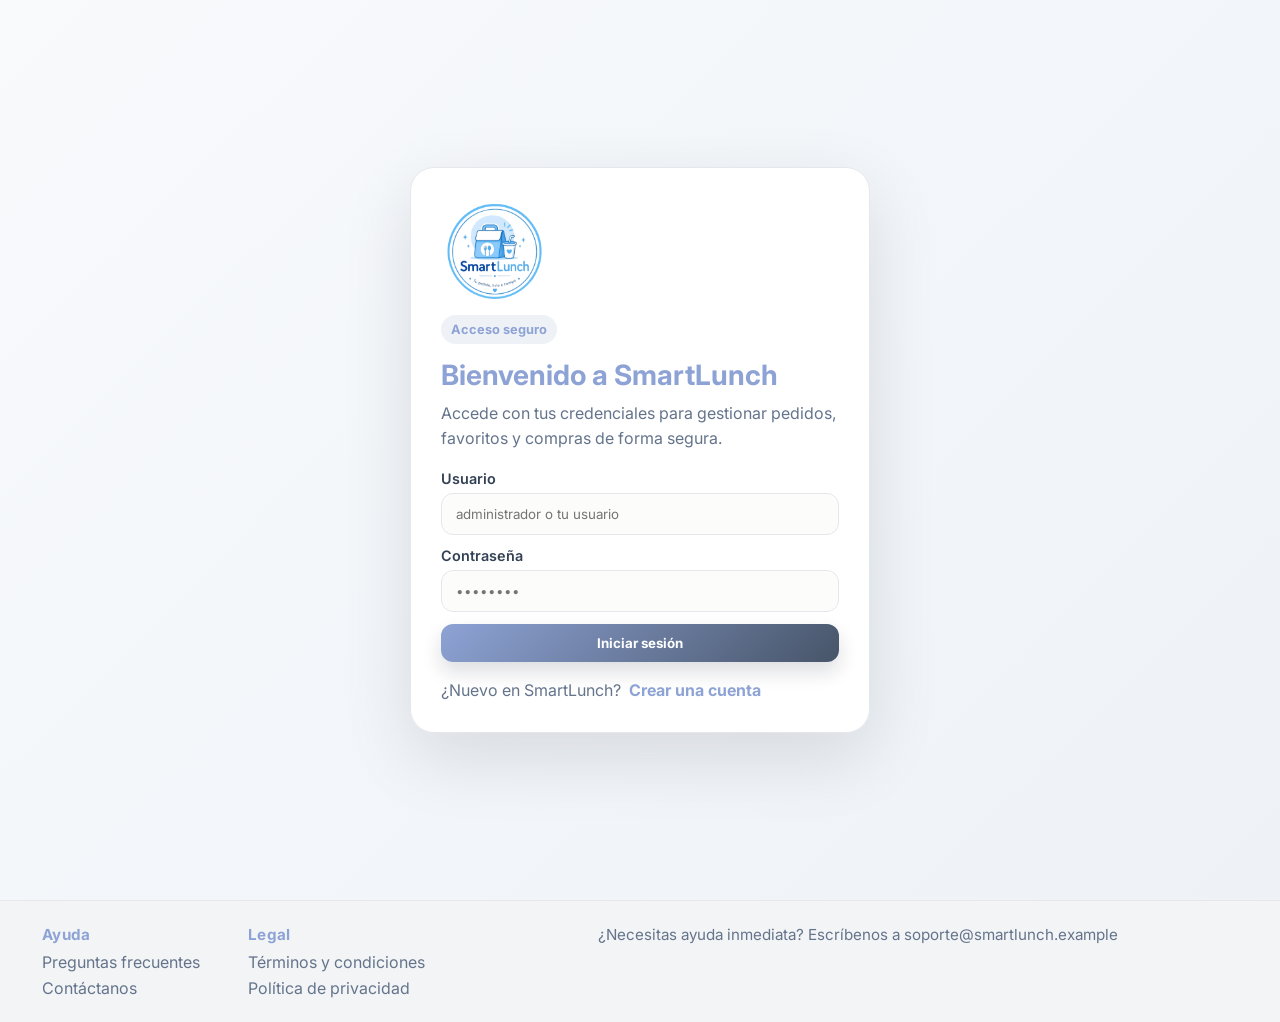
<file: index.html>
<!DOCTYPE html>
<html lang="es">
<head>
  <style>
    html.theme-dark { background: #020617; color: #f8fafc; }
    html.theme-dark body { background: #020617; color: #f8fafc; }
    html.theme-dark body::before { background: radial-gradient(circle at top left,rgba(96,165,250,.14),transparent 38%); }
    html.theme-dark .product-card { background: #111827; color: #f8fafc; }
    html.theme-dark #listaPedidos li { background: #111827; color: #f8fafc; border-color: rgba(255,255,255,.08); }
    html.theme-dark #listaPedidos li small { color: #cbd5e1; }
  </style>
  <script>
    (function() {
      try {
        const saved = localStorage.getItem('smartLunchTema') || 'claro';
        const isDark = saved === 'oscuro';
        document.documentElement.classList.toggle('theme-dark', isDark);
        document.documentElement.setAttribute('data-theme', isDark ? 'dark' : 'light');
        document.documentElement.style.colorScheme = isDark ? 'dark' : 'light';
        document.documentElement.style.backgroundColor = isDark ? '#020617' : '#f3f4f6';
        document.body && (document.body.style.backgroundColor = isDark ? '#020617' : '#f3f4f6');
      } catch (error) {}
    })();
  </script>
  <meta charset="UTF-8">
  <meta name="viewport" content="width=device-width, initial-scale=1.0">
  <title>SmartLunch | Inicio</title>
  <link rel="stylesheet" href="./style.css">
  <link rel="preconnect" href="https://fonts.googleapis.com">
  <link href="https://fonts.googleapis.com/css2?family=Inter:wght@400;500;600;700;800&display=swap" rel="stylesheet">
</head>
<body>
  <div class="container">
    <aside class="sidebar">
      <div class="logo"><img src="./img/SmartLunch.png" class="logo-sidebar" alt="SmartLunch"> <span>SmartLunch</span></div>
      <ul>
        <li class="active"><a href="./index.html" data-module="inicio"></a></li>
        <li><a href="./favoritos.html" data-module="favoritos"></a></li>
        <li><a href="./historial.html" data-module="historial"></a></li>
        <li><a href="./premium.html" data-module="premium"></a></li>
        <li><a href="./configuracion.html" data-module="configuracion"></a></li>
        <li><a href="./intranet.html" data-module="intranet"></a></li>
        <li><a href="#" data-action="logout" onclick="cerrarSesion(); return false;"></a></li>
      </ul>
      <div class="sidebar-footer">
        <div class="footer-brand">
          <img class="footer-logo" alt="">
          <span data-config="siteName"></span>
        </div>
        <span class="footer-version" data-config="footerVersion"></span>
      </div>      
    </aside>

    <main class="main">
      <div class="main-content">
      <section class="hero-panel">
        <div>
          <p class="eyebrow">Pide cuando quieras</p>
          <h1>Tu pedido listo en minutos</h1>
          <p>Haz tus pedidos las 24 horas: sándwiches, bebidas, snacks, frutas y más. Elige, paga de forma segura y recibe rápido — ¡haz tu pedido ahora!</p>
        </div>
        <div class="hero-actions">
          <button id="open-cart" class="cart-button" aria-label="Abrir carrito">
            <img src="./img/CARRITO.png" alt="Carrito" class="cart-icon">
            <span class="cart-badge" id="cart-count">0</span>
          </button>
        </div>
      </section>

      <section class="filters-panel">
        <div class="filter-group">
          <label for="categoria-select">Categoría</label>
          <select id="categoria-select">
            <option value="todos">Todos</option>
            <option value="sandwich">Sándwiches</option>
            <option value="bebida">Bebidas</option>
            <option value="snack">Snacks</option>
            <option value="fruta">Frutas</option>
          </select>
        </div>
        <div class="filter-group">
          <label for="orden-select">Ordenar</label>
          <select id="orden-select">
            <option value="relevancia">Relevancia</option>
            <option value="precioAsc">Precio menor a mayor</option>
            <option value="precioDesc">Precio mayor a menor</option>
          </select>
        </div>
        <div class="filter-group range-group">
          <label>Rango de precio</label>
          <div class="price-range">
            <div class="price-range-inputs">
              <input type="number" id="precio-min" placeholder="Mínimo" min="0" step="0.50">
              <span>–</span>
              <input type="number" id="precio-max" placeholder="Máximo" min="0" step="0.50">
            </div>
          </div>
        </div>
        <div class="filter-group search-group">
          <label for="buscador">Buscar</label>
          <input type="text" id="buscador" placeholder="Buscar producto o categoría">
        </div>
      </section>

      <section class="panel">
        <div class="panel-head">
          <h2>Catálogo profesional</h2>
          <span id="productos-count">0 productos</span>
        </div>
        <div id="productos-grid" class="productos-grid"></div>
      </section>

          <footer class="global-footer">
      <div class="footer-inner">
        <div class="footer-columns">
          <div class="footer-col">
            <h4>Ayuda</h4>
            <ul>
              <li><a href="./faq.html">Preguntas frecuentes</a></li>
              <li><a href="mailto:soporte@smartlunch.example">Contáctanos</a></li>
            </ul>
          </div>
          <div class="footer-col">
            <h4>Legal</h4>
            <ul>
              <li><a href="./terminos.html">Términos y condiciones</a></li>
              <li><a href="./privacidad.html">Política de privacidad</a></li>
            </ul>
          </div>
        </div>
        <div class="footer-right">¿Necesitas ayuda inmediata? Escríbenos a <a href="mailto:soporte@smartlunch.example">soporte@smartlunch.example</a></div>
      </div>
    </footer>
    </main>

  </div>

  <script src="./variables.js"></script>
  <script src="./script.js"></script>
</body>
</html>
</file>
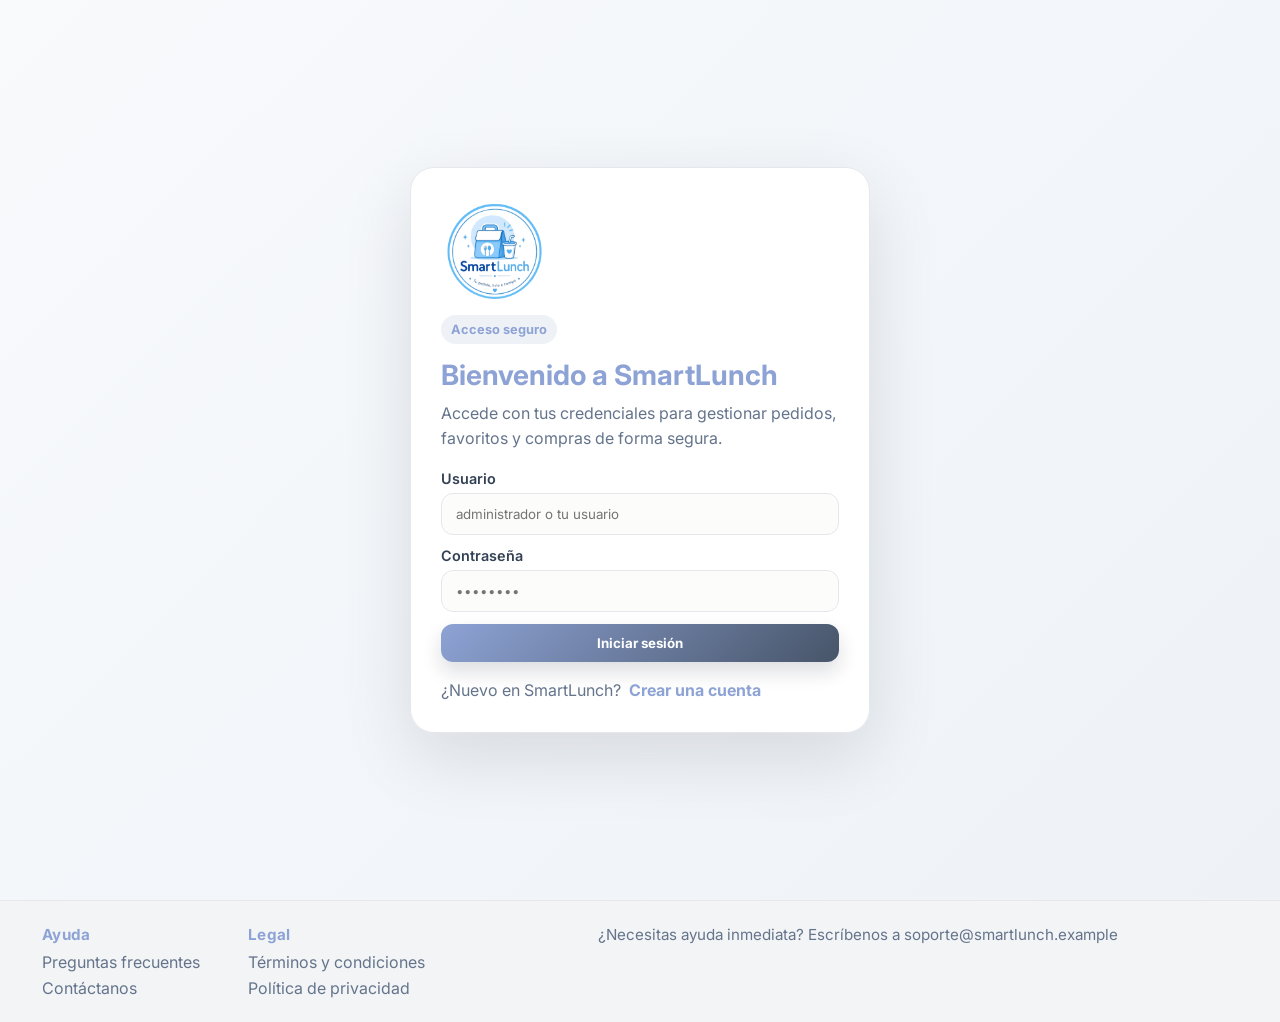
<file: configuracion.html>
<!DOCTYPE html>
<html lang="es">
<head>
  <script>
    (function() {
      try {
        const saved = localStorage.getItem('smartLunchTema') || 'claro';
        const isDark = saved === 'oscuro';
        document.documentElement.classList.toggle('theme-dark', isDark);
        document.documentElement.setAttribute('data-theme', isDark ? 'dark' : 'light');
        document.documentElement.style.colorScheme = isDark ? 'dark' : 'light';
        document.documentElement.style.backgroundColor = isDark ? '#020617' : '#f3f4f6';
        document.body && (document.body.style.backgroundColor = isDark ? '#020617' : '#f3f4f6');
      } catch (error) {}
    })();
  </script>
  <meta charset="UTF-8">
  <meta name="viewport" content="width=device-width, initial-scale=1.0">
  <title>SmartLunch | Configuración</title>
  <link rel="stylesheet" href="./style.css">
  <link rel="preconnect" href="https://fonts.googleapis.com">
  <link href="https://fonts.googleapis.com/css2?family=Poppins:wght@300;400;500;600;700&display=swap" rel="stylesheet">
</head>
<body>
  <div class="container">
    <aside class="sidebar">
      <div class="logo"><img src="./img/SmartLunch.png" class="logo-sidebar" alt="SmartLunch"> <span>SmartLunch</span></div>
      <ul>
        <li><a href="./index.html" data-module="inicio"></a></li>
        <li><a href="./favoritos.html" data-module="favoritos"></a></li>
        <li><a href="./historial.html" data-module="historial"></a></li>
        <li><a href="./premium.html" data-module="premium"></a></li>
        <li class="active"><a href="./configuracion.html" data-module="configuracion"></a></li>
        <li><a href="./intranet.html" data-module="intranet"></a></li>
        <li><a href="#" data-action="logout" onclick="cerrarSesion(); return false;"></a></li>
      </ul>
      <div class="sidebar-footer">
        <div class="footer-brand">
          <img class="footer-logo" alt="">
          <span data-config="siteName"></span>
        </div>
        <span class="footer-version" data-config="footerVersion"></span>
      </div>      
    </aside>

    <main class="main">
      <div class="main-content">
      <section class="panel">
        <div class="panel-head">
          <div>
            <p class="eyebrow">Tu cuenta</p>
            <h2>Configuración</h2>
          </div>
        </div>

        <div class="config-grid">
          <article class="card config-hero">
            <div class="config-avatar" id="avatar-inicial">U</div>
            <div class="config-user-info">
              <h3 id="perfil-nombre">-</h3>
              <span id="premium-badge" class="premium-badge" style="display:none">⭐ Premium</span>
              <p id="perfil-rol">-</p>
              <p id="perfil-correo">-</p>
            </div>
          </article>

          <article class="card config-card">
            <h3>🎨 Apariencia</h3>
            <p class="muted-text">Cambia el tema para adaptar la interfaz a tu preferencia.</p>
            <div class="btn-row">
              <button class="btn-primary" onclick="cambiarTema('oscuro')">🌙 Oscuro</button>
              <button class="btn-secondary" onclick="cambiarTema('claro')">☀️ Claro</button>
            </div>
          </article>

          <article class="card config-card">
            <h3>📧 Correo</h3>
            <form id="form-cambiar-correo" class="form-stack compact-form">
              <input type="email" id="nuevo-email" placeholder="Nuevo correo" required>
              <button class="btn-primary" type="submit">Actualizar correo</button>
            </form>
          </article>

          <article class="card config-card">
            <h3>🔐 Contraseña</h3>
            <form id="form-cambiar-password" class="form-stack compact-form">
              <input type="password" id="password-actual" placeholder="Contraseña actual" required>
              <input type="password" id="password-nueva" placeholder="Nueva contraseña" required>
              <input type="password" id="password-confirmar" placeholder="Confirmar contraseña" required>
              <button class="btn-primary" type="submit">Cambiar contraseña</button>
            </form>
          </article>
        </div>
      </section>
      </div>
      <footer class="global-footer">
        <div class="footer-inner">
          <div class="footer-columns">
            <div class="footer-col">
              <h4>Ayuda</h4>
              <ul>
                <li><a href="./faq.html">Preguntas frecuentes</a></li>
                <li><a href="mailto:soporte@smartlunch.example">Contáctanos</a></li>
              </ul>
            </div>
            <div class="footer-col">
              <h4>Legal</h4>
              <ul>
                <li><a href="./terminos.html">Términos y condiciones</a></li>
                <li><a href="./privacidad.html">Política de privacidad</a></li>
              </ul>
            </div>
          </div>
          <div class="footer-right">¿Necesitas ayuda inmediata? Escríbenos a <a href="mailto:soporte@smartlunch.example">soporte@smartlunch.example</a></div>
        </div>
      </footer>

    </main>

  </div>

  <script src="./variables.js"></script>
  <script src="./script.js"></script>
</body>
</html>
</file>
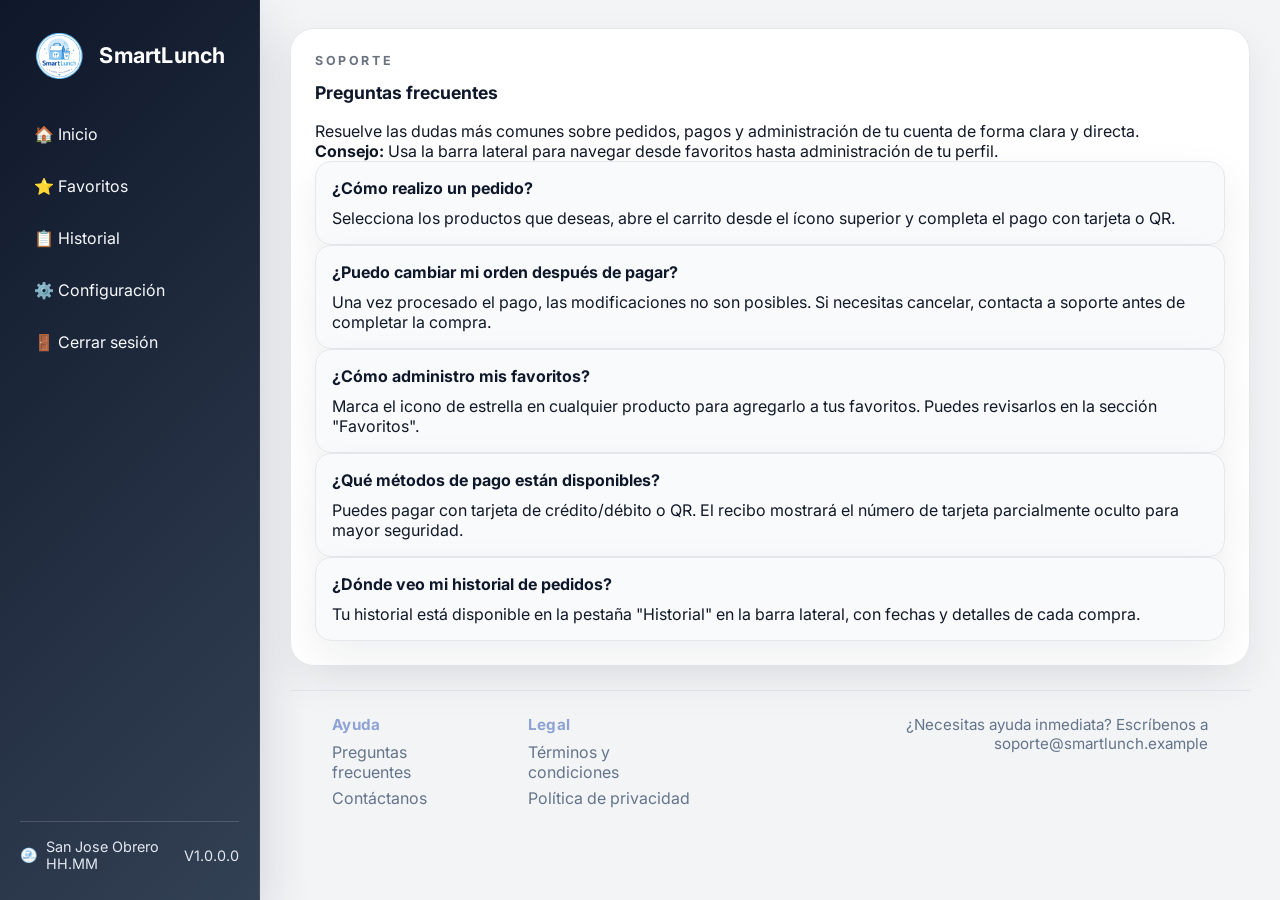
<file: faq.html>
<!DOCTYPE html>
<html lang="es">
<head>
  <script>
    (function() {
      try {
        const saved = localStorage.getItem('smartLunchTema') || 'claro';
        const isDark = saved === 'oscuro';
        document.documentElement.classList.toggle('theme-dark', isDark);
        document.documentElement.setAttribute('data-theme', isDark ? 'dark' : 'light');
        document.documentElement.style.colorScheme = isDark ? 'dark' : 'light';
        document.documentElement.style.backgroundColor = isDark ? '#020617' : '#f3f4f6';
        document.body && (document.body.style.backgroundColor = isDark ? '#020617' : '#f3f4f6');
      } catch (error) {}
    })();
  </script>
  <meta charset="UTF-8">
  <meta name="viewport" content="width=device-width, initial-scale=1.0">
  <title>SmartLunch | Preguntas frecuentes</title>
  <link rel="stylesheet" href="./style.css">
  <link rel="preconnect" href="https://fonts.googleapis.com">
  <link href="https://fonts.googleapis.com/css2?family=Inter:wght@400;500;600;700;800&display=swap" rel="stylesheet">
</head>
<body>
  <div class="container">
    <aside class="sidebar">
      <div class="logo"><img src="./img/SmartLunch.png" class="logo-sidebar" alt="SmartLunch"> <span>SmartLunch</span></div>
      <ul>
        <li><a href="./index.html" data-module="inicio"></a></li>
        <li><a href="./favoritos.html" data-module="favoritos"></a></li>
        <li><a href="./historial.html" data-module="historial"></a></li>
        <li><a href="./configuracion.html" data-module="configuracion"></a></li>
        <li><a href="./intranet.html" data-module="intranet"></a></li>
        <li><a href="#" data-action="logout" onclick="cerrarSesion(); return false;"></a></li>
      </ul>
      <div class="sidebar-footer">
        <div class="footer-brand">
          <img class="footer-logo" alt="">
          <span data-config="siteName"></span>
        </div>
        <span class="footer-version" data-config="footerVersion"></span>
      </div>
    </aside>

    <main class="main">
      <div class="main-content">
        <section class="panel">
          <div class="panel-head">
            <div>
              <p class="eyebrow">Soporte</p>
              <h2>Preguntas frecuentes</h2>
            </div>
          </div>
          <p class="panel-subtitle">Resuelve las dudas más comunes sobre pedidos, pagos y administración de tu cuenta de forma clara y directa.</p>
          <div class="section-note">
            <strong>Consejo:</strong> Usa la barra lateral para navegar desde favoritos hasta administración de tu perfil.
          </div>
          <div class="info-grid">
            <article class="card info-card">
              <h3>¿Cómo realizo un pedido?</h3>
              <p>Selecciona los productos que deseas, abre el carrito desde el ícono superior y completa el pago con tarjeta o QR.</p>
            </article>
            <article class="card info-card">
              <h3>¿Puedo cambiar mi orden después de pagar?</h3>
              <p>Una vez procesado el pago, las modificaciones no son posibles. Si necesitas cancelar, contacta a soporte antes de completar la compra.</p>
            </article>
            <article class="card info-card">
              <h3>¿Cómo administro mis favoritos?</h3>
              <p>Marca el icono de estrella en cualquier producto para agregarlo a tus favoritos. Puedes revisarlos en la sección "Favoritos".</p>
            </article>
            <article class="card info-card">
              <h3>¿Qué métodos de pago están disponibles?</h3>
              <p>Puedes pagar con tarjeta de crédito/débito o QR. El recibo mostrará el número de tarjeta parcialmente oculto para mayor seguridad.</p>
            </article>
            <article class="card info-card">
              <h3>¿Dónde veo mi historial de pedidos?</h3>
              <p>Tu historial está disponible en la pestaña "Historial" en la barra lateral, con fechas y detalles de cada compra.</p>
            </article>
          </div>
        </section>
      </div>
      <footer class="global-footer">
        <div class="footer-inner">
          <div class="footer-columns">
            <div class="footer-col">
              <h4>Ayuda</h4>
              <ul>
                <li><a href="./faq.html">Preguntas frecuentes</a></li>
                <li><a href="mailto:soporte@smartlunch.example">Contáctanos</a></li>
              </ul>
            </div>
            <div class="footer-col">
              <h4>Legal</h4>
              <ul>
                <li><a href="./terminos.html">Términos y condiciones</a></li>
                <li><a href="./privacidad.html">Política de privacidad</a></li>
              </ul>
            </div>
          </div>
          <div class="footer-right">¿Necesitas ayuda inmediata? Escríbenos a <a href="mailto:soporte@smartlunch.example">soporte@smartlunch.example</a></div>
        </div>
      </footer>
    </main>
  </div>
  <script src="./variables.js"></script>
  <script src="./script.js"></script>
</body>
</html>
</file>
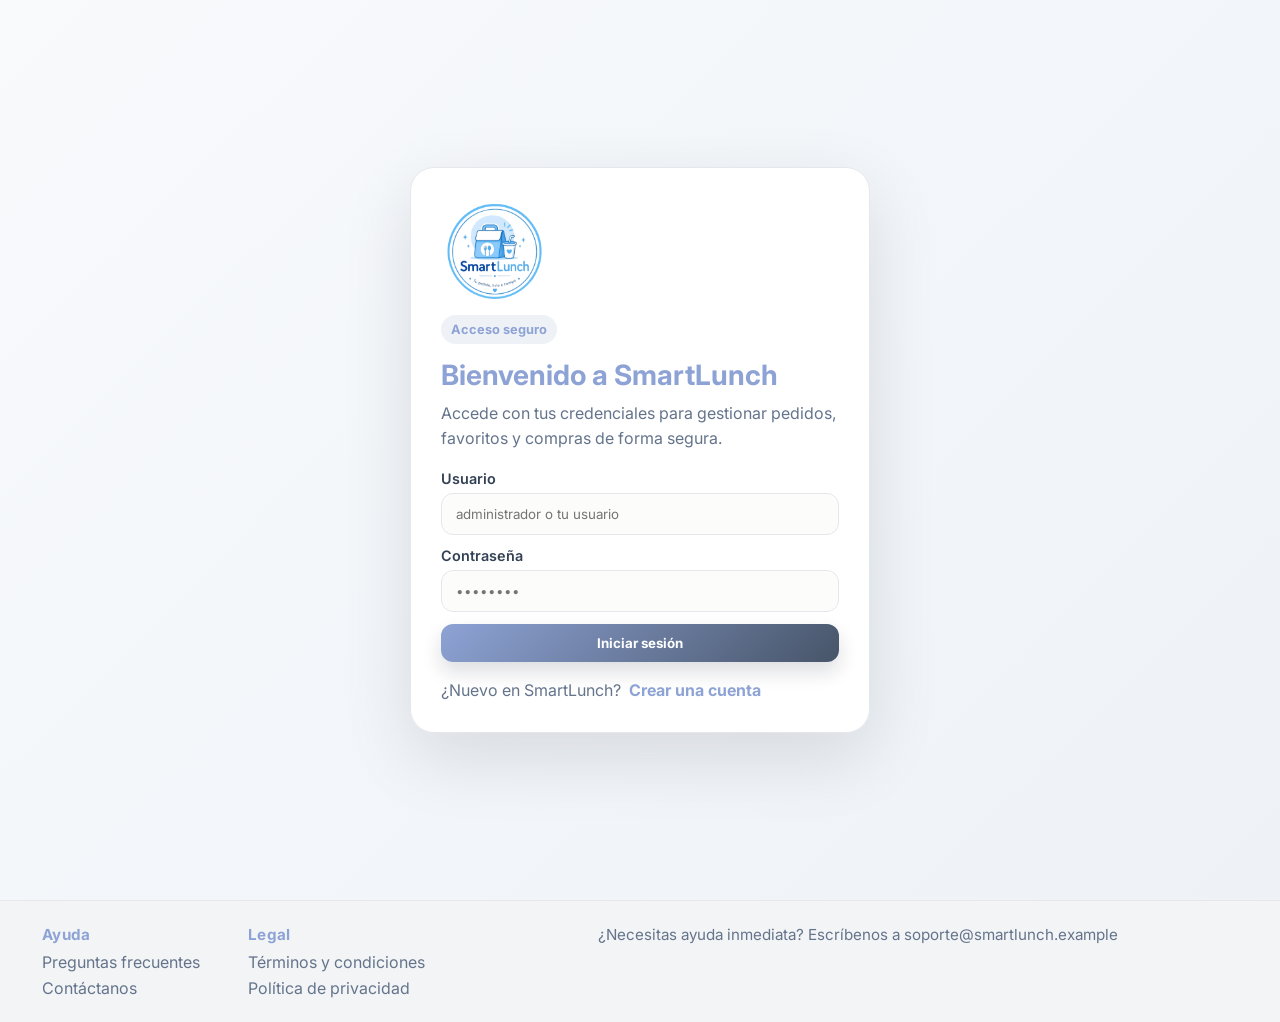
<file: favoritos.html>
<!DOCTYPE html>
<html lang="es">
<head>
  <style>
    html.theme-dark { background: #020617; color: #f8fafc; }
    html.theme-dark body { background: #020617; color: #f8fafc; }
    html.theme-dark body::before { background: radial-gradient(circle at top left,rgba(96,165,250,.14),transparent 38%); }
    html.theme-dark .product-card { background: #111827; color: #f8fafc; }
    html.theme-dark #listaPedidos li { background: #111827; color: #f8fafc; border-color: rgba(255,255,255,.08); }
    html.theme-dark #listaPedidos li small { color: #cbd5e1; }
  </style>
  <script>
    (function() {
      try {
        const saved = localStorage.getItem('smartLunchTema') || 'claro';
        const isDark = saved === 'oscuro';
        document.documentElement.classList.toggle('theme-dark', isDark);
        document.documentElement.setAttribute('data-theme', isDark ? 'dark' : 'light');
        document.documentElement.style.colorScheme = isDark ? 'dark' : 'light';
        document.documentElement.style.backgroundColor = isDark ? '#020617' : '#f3f4f6';
        document.body && (document.body.style.backgroundColor = isDark ? '#020617' : '#f3f4f6');
      } catch (error) {}
    })();
  </script>
  <meta charset="UTF-8">
  <meta name="viewport" content="width=device-width, initial-scale=1.0">
  <title>SmartLunch | Favoritos</title>
  <link rel="stylesheet" href="./style.css">
  <link rel="preconnect" href="https://fonts.googleapis.com">
  <link href="https://fonts.googleapis.com/css2?family=Poppins:wght@300;400;500;600;700&display=swap" rel="stylesheet">
</head>
<body>
  <div class="container">
    <aside class="sidebar">
      <div class="logo"><img src="./img/SmartLunch.png" class="logo-sidebar" alt="SmartLunch"> <span>SmartLunch</span></div>
      <ul>
        <li><a href="./index.html" data-module="inicio"></a></li>
        <li class="active"><a href="./favoritos.html" data-module="favoritos"></a></li>
        <li><a href="./historial.html" data-module="historial"></a></li>
        <li><a href="./premium.html" data-module="premium"></a></li>
        <li><a href="./configuracion.html" data-module="configuracion"></a></li>
        <li><a href="./intranet.html" data-module="intranet"></a></li>
        <li><a href="#" data-action="logout" onclick="cerrarSesion(); return false;"></a></li>
      </ul>
      <!-- Este es el único footer que necesitas, el del sidebar -->
      <div class="sidebar-footer">
        <div class="footer-brand">
          <img class="footer-logo" alt="">
          <span data-config="siteName"></span>
        </div>
        <span class="footer-version" data-config="footerVersion"></span>
      </div>
    </aside>

    <main class="main">
      <div class="main-content">
      <section class="panel">
        <div class="panel-head">
          <div>
            <p class="eyebrow">Tus preferencias</p>
            <h2>Productos favoritos</h2>
          </div>
        </div>
        <div id="favoritos-grid" class="productos-grid"></div>
        <div id="fav-vacio" class="empty-state">Aún no tienes favoritos. Marca alguno con la estrella desde el catálogo.</div>
      </section>
      </div>
      <footer class="global-footer">
        <div class="footer-inner">
          <div class="footer-columns">
            <div class="footer-col">
              <h4>Ayuda</h4>
              <ul>
                <li><a href="./faq.html">Preguntas frecuentes</a></li>
                <li><a href="mailto:soporte@smartlunch.example">Contáctanos</a></li>
              </ul>
            </div>
            <div class="footer-col">
              <h4>Legal</h4>
              <ul>
                <li><a href="./terminos.html">Términos y condiciones</a></li>
                <li><a href="./privacidad.html">Política de privacidad</a></li>
              </ul>
            </div>
          </div>
          <div class="footer-right">¿Necesitas ayuda inmediata? Escríbenos a <a href="mailto:soporte@smartlunch.example">soporte@smartlunch.example</a></div>
        </div>
      </footer>

    </main>

  </div>

  <script src="./variables.js"></script>
  <script src="./script.js"></script>
</body>
</html>
</file>
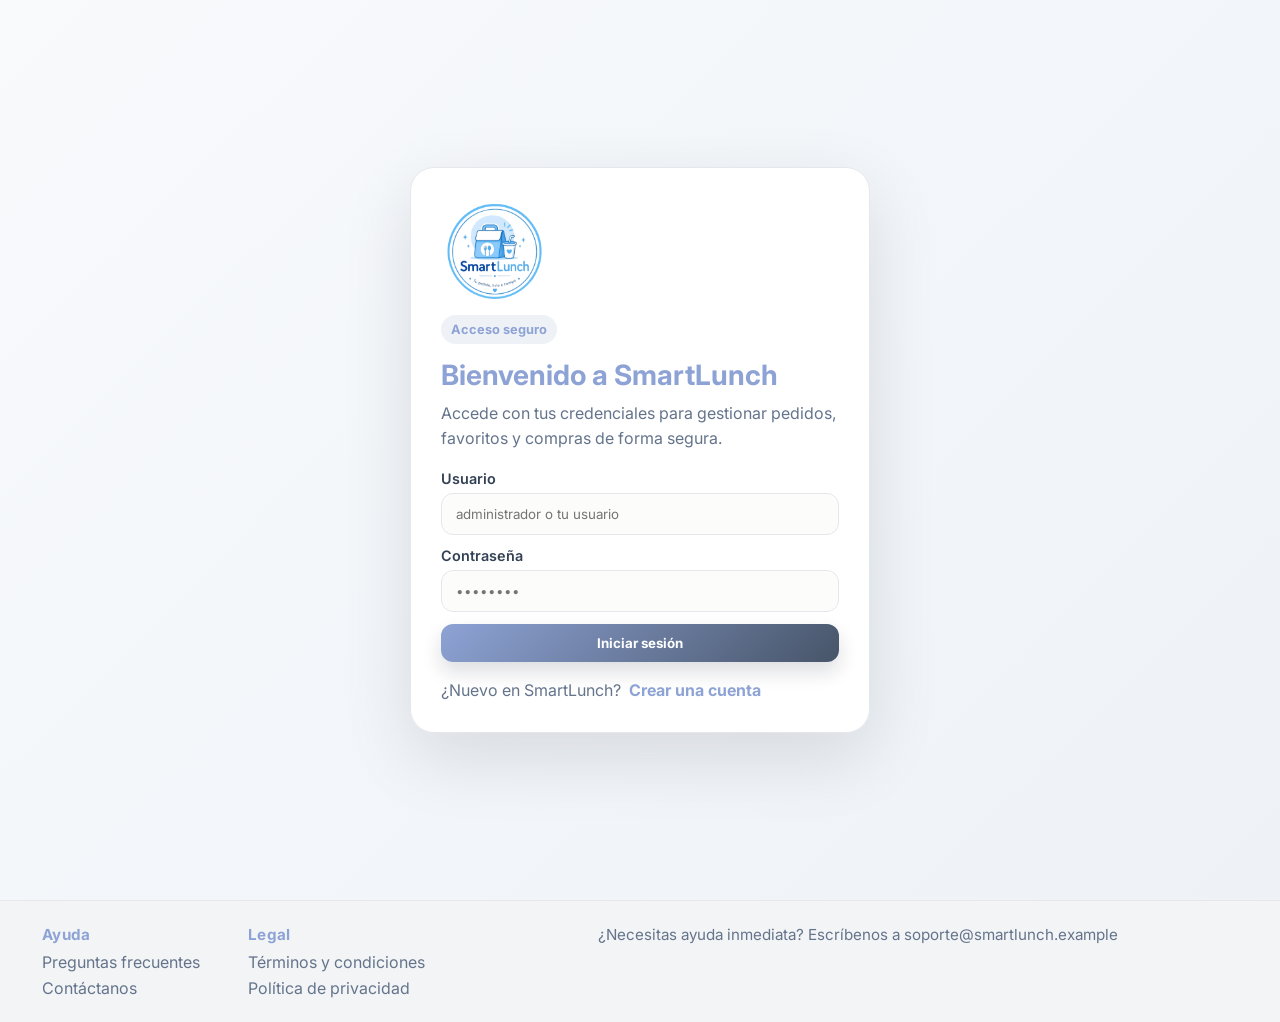
<file: historial.html>
<!DOCTYPE html>
<html lang="es">
<head>
  <style>
    html.theme-dark { background: #020617; color: #f8fafc; }
    html.theme-dark body { background: #020617; color: #f8fafc; }
    html.theme-dark body::before { background: radial-gradient(circle at top left,rgba(96,165,250,.14),transparent 38%); }
    html.theme-dark .product-card { background: #111827; color: #f8fafc; }
    html.theme-dark #listaPedidos li { background: #111827; color: #f8fafc; border-color: rgba(255,255,255,.08); }
    html.theme-dark #listaPedidos li small { color: #cbd5e1; }
  </style>
  <script>
    (function() {
      try {
        const saved = localStorage.getItem('smartLunchTema') || 'claro';
        const isDark = saved === 'oscuro';
        document.documentElement.classList.toggle('theme-dark', isDark);
        document.documentElement.setAttribute('data-theme', isDark ? 'dark' : 'light');
        document.documentElement.style.colorScheme = isDark ? 'dark' : 'light';
        document.documentElement.style.backgroundColor = isDark ? '#020617' : '#f3f4f6';
        document.body && (document.body.style.backgroundColor = isDark ? '#020617' : '#f3f4f6');
      } catch (error) {}
    })();
  </script>
  <meta charset="UTF-8">
  <meta name="viewport" content="width=device-width, initial-scale=1.0">
  <title>SmartLunch | Historial</title>
  <link rel="stylesheet" href="./style.css">
  <link rel="preconnect" href="https://fonts.googleapis.com">
  <link href="https://fonts.googleapis.com/css2?family=Poppins:wght@300;400;500;600;700&display=swap" rel="stylesheet">
</head>
<body>
  <div class="container">
    <aside class="sidebar">
      <div class="logo"><img src="./img/SmartLunch.png" class="logo-sidebar" alt="SmartLunch"> <span>SmartLunch</span></div>
      <ul>
        <li><a href="./index.html" data-module="inicio"></a></li>
        <li><a href="./favoritos.html" data-module="favoritos"></a></li>
        <li class="active"><a href="./historial.html" data-module="historial"></a></li>
        <li><a href="./premium.html" data-module="premium"></a></li>
        <li><a href="./configuracion.html" data-module="configuracion"></a></li>
        <li><a href="./intranet.html" data-module="intranet"></a></li>
        <li><a href="#" data-action="logout" onclick="cerrarSesion(); return false;"></a></li>
      </ul>
      <div class="sidebar-footer">
        <div class="footer-brand">
          <img class="footer-logo" alt="">
          <span data-config="siteName"></span>
        </div>
        <span class="footer-version" data-config="footerVersion"></span>
      </div>
    </aside>

    <main class="main">
      <div class="main-content">
      <section class="panel">
        <div class="panel-head">
          <div>
            <p class="eyebrow">Tus compras</p>
            <h2>Historial de pedidos</h2>
          </div>
        </div>
        <ul id="historialPedidos" class="history-list"></ul>
      </section>
      </div>
      <footer class="global-footer">
        <div class="footer-inner">
          <div class="footer-columns">
            <div class="footer-col">
              <h4>Ayuda</h4>
              <ul>
                <li><a href="./faq.html">Preguntas frecuentes</a></li>
                <li><a href="mailto:soporte@smartlunch.example">Contáctanos</a></li>
              </ul>
            </div>
            <div class="footer-col">
              <h4>Legal</h4>
              <ul>
                <li><a href="./terminos.html">Términos y condiciones</a></li>
                <li><a href="./privacidad.html">Política de privacidad</a></li>
              </ul>
            </div>
          </div>
          <div class="footer-right">¿Necesitas ayuda inmediata? Escríbenos a <a href="mailto:soporte@smartlunch.example">soporte@smartlunch.example</a></div>
        </div>
      </footer>

    </main>

  </div>

  <script src="./variables.js"></script>
  <script src="./script.js"></script>
</body>
</html>
</file>
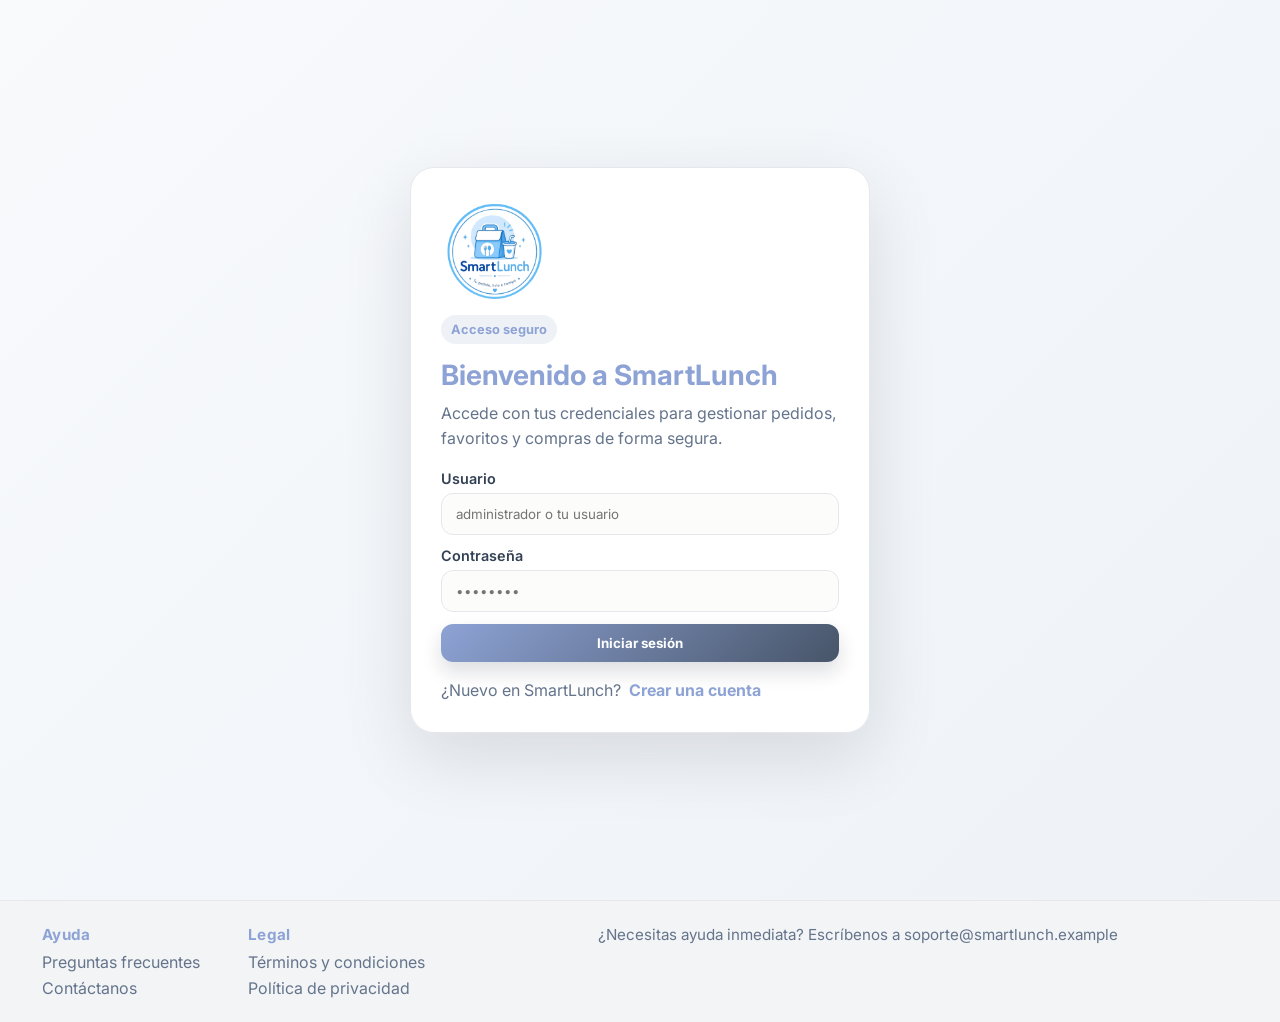
<file: intranet.html>
<!DOCTYPE html>
<html lang="es">
<head>
  <style>
    html.theme-dark { background: #020617; color: #f8fafc; }
    html.theme-dark body { background: #020617; color: #f8fafc; }
    html.theme-dark body::before { background: radial-gradient(circle at top left,rgba(96,165,250,.14),transparent 38%); }
    html.theme-dark .product-card { background: #111827; color: #f8fafc; }
    html.theme-dark #listaPedidos li { background: #111827; color: #f8fafc; border-color: rgba(255,255,255,.08); }
    html.theme-dark #listaPedidos li small { color: #cbd5e1; }
  </style>
  <script>
    (function() {
      try {
        const saved = localStorage.getItem('smartLunchTema') || 'claro';
        const isDark = saved === 'oscuro';
        document.documentElement.classList.toggle('theme-dark', isDark);
        document.documentElement.setAttribute('data-theme', isDark ? 'dark' : 'light');
        document.documentElement.style.colorScheme = isDark ? 'dark' : 'light';
        document.documentElement.style.backgroundColor = isDark ? '#020617' : '#f3f4f6';
        document.body && (document.body.style.backgroundColor = isDark ? '#020617' : '#f3f4f6');
      } catch (error) {}
    })();
  </script>
  <meta charset="UTF-8">
  <meta name="viewport" content="width=device-width, initial-scale=1.0">
  <title>SmartLunch | Intranet</title>
  <link rel="stylesheet" href="./style.css">
  <link rel="preconnect" href="https://fonts.googleapis.com">
  <link href="https://fonts.googleapis.com/css2?family=Poppins:wght@300;400;500;600;700&display=swap" rel="stylesheet">
</head>
<body>
  <div class="container">
    <aside class="sidebar">
      <div class="logo"><img src="./img/SmartLunch.png" class="logo-sidebar" alt="SmartLunch"> <span>SmartLunch</span></div>
      <ul>
        <li><a href="./index.html" data-module="inicio"></a></li>
        <li><a href="./favoritos.html" data-module="favoritos"></a></li>
        <li><a href="./historial.html" data-module="historial"></a></li>
        <li><a href="./premium.html" data-module="premium"></a></li>
        <li><a href="./configuracion.html" data-module="configuracion"></a></li>
        <li class="active"><a href="./intranet.html" data-module="intranet"></a></li>
        <li><a href="#" data-action="logout" onclick="cerrarSesion(); return false;"></a></li>
      </ul>
      <div class="sidebar-footer">
        <div class="footer-brand">
          <img class="footer-logo" alt="">
          <span data-config="siteName"></span>
        </div>
        <span class="footer-version" data-config="footerVersion"></span>
      </div>
    </aside>

    <main class="main">
      <div class="main-content">
      <section class="panel">
        <div class="panel-head">
          <div>
            <p class="eyebrow">Administración</p>
            <h2>Intranet SmartLunch</h2>
          </div>
          <div class="btn-row">
            <button class="btn-secondary" onclick="abrirModalUsuario()">👤 Añadir usuario</button>
            <button class="btn-primary" onclick="abrirModalProducto()">➕ Añadir producto</button>
          </div>
        </div>

        <div class="stats-grid">
          <article class="stat-card"><h3>Pedidos pendientes</h3><p id="stats-pendientes">0</p></article>
          <article class="stat-card"><h3>Productos activos</h3><p id="stats-productos">0</p></article>
          <article class="stat-card"><h3>Usuarios</h3><p id="stats-usuarios">0</p></article>
        </div>

        <div class="tabs-row">
          <button class="tab-btn active" data-tab="productos">📦 Productos</button>
          <button class="tab-btn" data-tab="pedidos">🛒 Pedidos</button>
          <button class="tab-btn" data-tab="usuarios">👥 Usuarios</button>
        </div>

        <div id="tab-productos" class="tab-panel">
          <div class="card">
            <h3>Inventario</h3>
            <div id="inventario-lista" class="inventory-list"></div>
          </div>
        </div>

        <div id="tab-pedidos" class="tab-panel" style="display:none;">
          <div class="subtabs-row">
            <button class="subtab-btn active" data-subtab="pendientes">📥 Pendientes</button>
            <button class="subtab-btn" data-subtab="historial">🗂️ Historial</button>
          </div>

          <div id="subtab-pendientes" class="subtab-panel">
            <div class="card">
              <div class="section-header">
                <h3>Pedidos recibidos</h3>
                <span class="pill">Pendientes</span>
              </div>
              <ul id="pedidos-lista" class="order-list"></ul>
            </div>
          </div>

          <div id="subtab-historial" class="subtab-panel" style="display:none;">
            <div class="card">
              <div class="section-header">
                <h3>Historial de pedidos</h3>
                <span class="pill pill-muted">Completados</span>
              </div>
              <ul id="historial-intranet" class="order-list"></ul>
            </div>
          </div>

        </div>

        <div id="tab-usuarios" class="tab-panel" style="display:none;">
          <div class="card">
            <div class="section-header">
              <h3>Gestión de usuarios</h3>
            </div>
            <p class="muted-text">Crea cuentas nuevas y asigna permisos para usuarios o administradores de forma rápida.</p>
            <div id="usuarios-lista" class="inventory-list"></div>
          </div>
        </div>
      </section>
      </div>
      <footer class="global-footer">
        <div class="footer-inner">
          <div class="footer-columns">
            <div class="footer-col">
              <h4>Ayuda</h4>
              <ul>
                <li><a href="./faq.html">Preguntas frecuentes</a></li>
                <li><a href="mailto:soporte@smartlunch.example">Contáctanos</a></li>
              </ul>
            </div>
            <div class="footer-col">
              <h4>Legal</h4>
              <ul>
                <li><a href="./terminos.html">Términos y condiciones</a></li>
                <li><a href="./privacidad.html">Política de privacidad</a></li>
              </ul>
            </div>
          </div>
          <div class="footer-right">¿Necesitas ayuda inmediata? Escríbenos a <a href="mailto:soporte@smartlunch.example">soporte@smartlunch.example</a></div>
        </div>
      </footer>

    </main>

  </div>

  <div id="modal-producto" class="modal-overlay" style="display:none;">
    <div class="modal-card">
      <h3>Añadir producto</h3>
      <form id="producto-form" class="form-stack">
        <input type="text" id="nuevoNombre" placeholder="Nombre del producto" required>
        <input type="number" id="nuevoPrecio" placeholder="Precio" step="0.01" required>
        <select id="nuevaCategoria">
          <option value="sandwich">Sándwich</option>
          <option value="bebida">Bebida</option>
          <option value="snack">Snack</option>
          <option value="fruta">Fruta</option>
        </select>
        <div class="stock-input-wrap">
          <label for="nuevoStock">Stock inicial</label>
          <input type="number" id="nuevoStock" placeholder="0" min="0" required>
        </div>
        <input type="file" id="nuevaImagen" accept="image/*">
        <div class="btn-row">
          <button class="btn-secondary" type="button" onclick="cerrarModalProducto()">Cancelar</button>
          <button class="btn-primary" type="submit">Guardar producto</button>
        </div>
      </form>
    </div>
  </div>

  <div id="modal-usuario" class="modal-overlay" style="display:none;">
    <div class="modal-card">
      <h3>Crear usuario</h3>
      <p>Completa los datos para registrar una nueva cuenta.</p>
      <form id="usuario-form" class="form-stack">
        <input type="text" id="nuevoUsuario" placeholder="Nombre de usuario" required>
        <input type="email" id="nuevoCorreo" placeholder="Correo" required>
        <input type="password" id="nuevaClave" placeholder="Contraseña" required>
        <select id="nuevoRol">
          <option value="usuario">Usuario</option>
          <option value="administrador">Administrador</option>
        </select>
        <div class="btn-row">
          <button class="btn-secondary" type="button" onclick="cerrarModalUsuario()">Cancelar</button>
          <button class="btn-primary" type="submit">Crear usuario</button>
        </div>
      </form>
    </div>
  </div>
  <script src="./variables.js"></script>
  <script src="./script.js"></script>
</body>
</html>
</file>
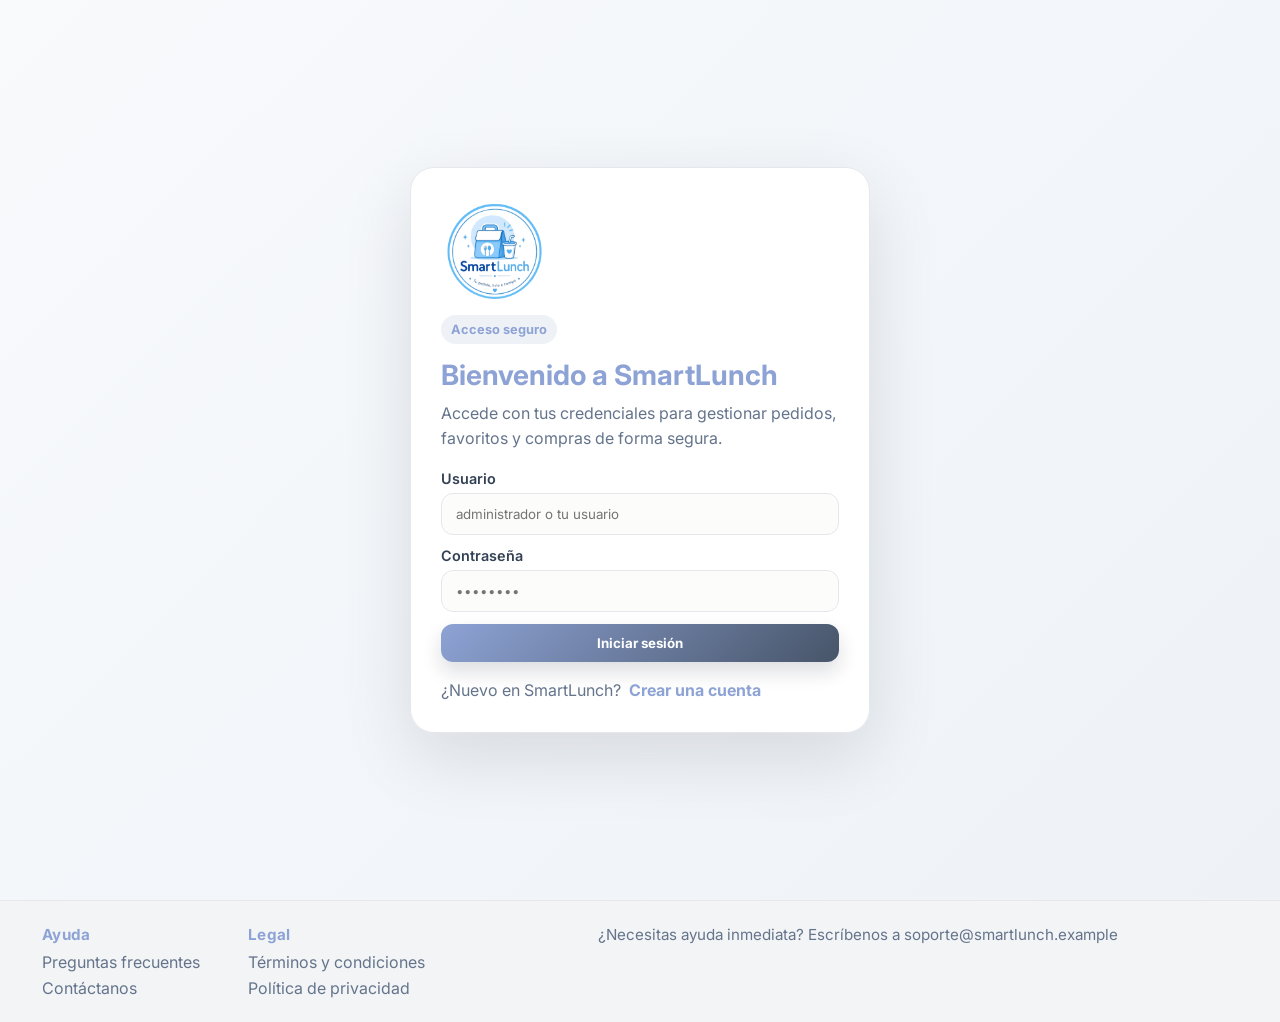
<file: login.html>
<!DOCTYPE html>
<html lang="es">
<head>
  <style>
    html.theme-dark { background: #020617; color: #f8fafc; }
    html.theme-dark body { background: #020617; color: #f8fafc; }
    html.theme-dark body::before { background: radial-gradient(circle at top left,rgba(96,165,250,.14),transparent 38%); }
    html.theme-dark .product-card { background: #111827; color: #f8fafc; }
    html.theme-dark #listaPedidos li { background: #111827; color: #f8fafc; border-color: rgba(255,255,255,.08); }
    html.theme-dark #listaPedidos li small { color: #cbd5e1; }
  </style>
  <script>
    (function() {
      try {
        const saved = localStorage.getItem('smartLunchTema') || 'claro';
        const isDark = saved === 'oscuro';
        document.documentElement.classList.toggle('theme-dark', isDark);
        document.documentElement.setAttribute('data-theme', isDark ? 'dark' : 'light');
        document.documentElement.style.colorScheme = isDark ? 'dark' : 'light';
        document.documentElement.style.backgroundColor = isDark ? '#020617' : '#f3f4f6';
        document.body && (document.body.style.backgroundColor = isDark ? '#020617' : '#f3f4f6');
      } catch (error) {}
    })();
  </script>
  <meta charset="UTF-8">
  <meta name="viewport" content="width=device-width, initial-scale=1.0">
  <title>SmartLunch | Login</title>
  <link rel="stylesheet" href="./style.css">
  <link rel="preconnect" href="https://fonts.googleapis.com">
  <link href="https://fonts.googleapis.com/css2?family=Inter:wght@400;500;600;700;800&display=swap" rel="stylesheet">
</head>
<body>
  <div class="login-container">
    <div class="login-card">
      <img src="./img/SmartLunch.png" alt="SmartLunch" class="login-logo">
      <div class="login-badge">Acceso seguro</div>
      <h2 id="login-title">Bienvenido a SmartLunch</h2>
      <p id="login-subtitle" class="login-subtitle">Accede con tus credenciales para gestionar pedidos, favoritos y compras de forma segura.</p>

      <form id="login-form" class="login-form" novalidate>
        <div class="form-group">
          <label for="usuario">Usuario</label>
          <input type="text" id="usuario" placeholder="administrador o tu usuario" autocomplete="username">
        </div>

        <div class="form-group" id="registro-extra" style="display:none;">
          <label for="correo">Correo</label>
          <input type="email" id="correo" placeholder="tu@correo.com" autocomplete="email">
        </div>

        <div class="form-group">
          <label for="clave">Contraseña</label>
          <input type="password" id="clave" placeholder="••••••••" autocomplete="current-password">
        </div>

        <button class="btn-primary btn-full" id="btn-principal" type="submit">Iniciar sesión</button>
      </form>
      <div class="login-footer" id="login-footer">
        <p>¿Nuevo en SmartLunch?</p>
        <a href="#" onclick="cambiarModoRegistro(event);">Crear una cuenta</a>
      </div>
      <!-- <div class="helper-box">Acceso demo: administrador / admin123</div> -->
    </div>
  </div>

  <script src="./script.js"></script>

  <footer class="global-footer no-sidebar">
    <div class="footer-inner">
      <div class="footer-columns">
        <div class="footer-col">
          <h4>Ayuda</h4>
          <ul>
            <li><a href="./faq.html">Preguntas frecuentes</a></li>
            <li><a href="mailto:soporte@smartlunch.example">Contáctanos</a></li>
          </ul>
        </div>
        <div class="footer-col">
          <h4>Legal</h4>
          <ul>
            <li><a href="./terminos.html">Términos y condiciones</a></li>
            <li><a href="./privacidad.html">Política de privacidad</a></li>
          </ul>
        </div>
      </div>
      <div class="footer-right">¿Necesitas ayuda inmediata? Escríbenos a <a href="mailto:soporte@smartlunch.example">soporte@smartlunch.example</a></div>
    </div>
  </footer>

</body>
</html>
</file>
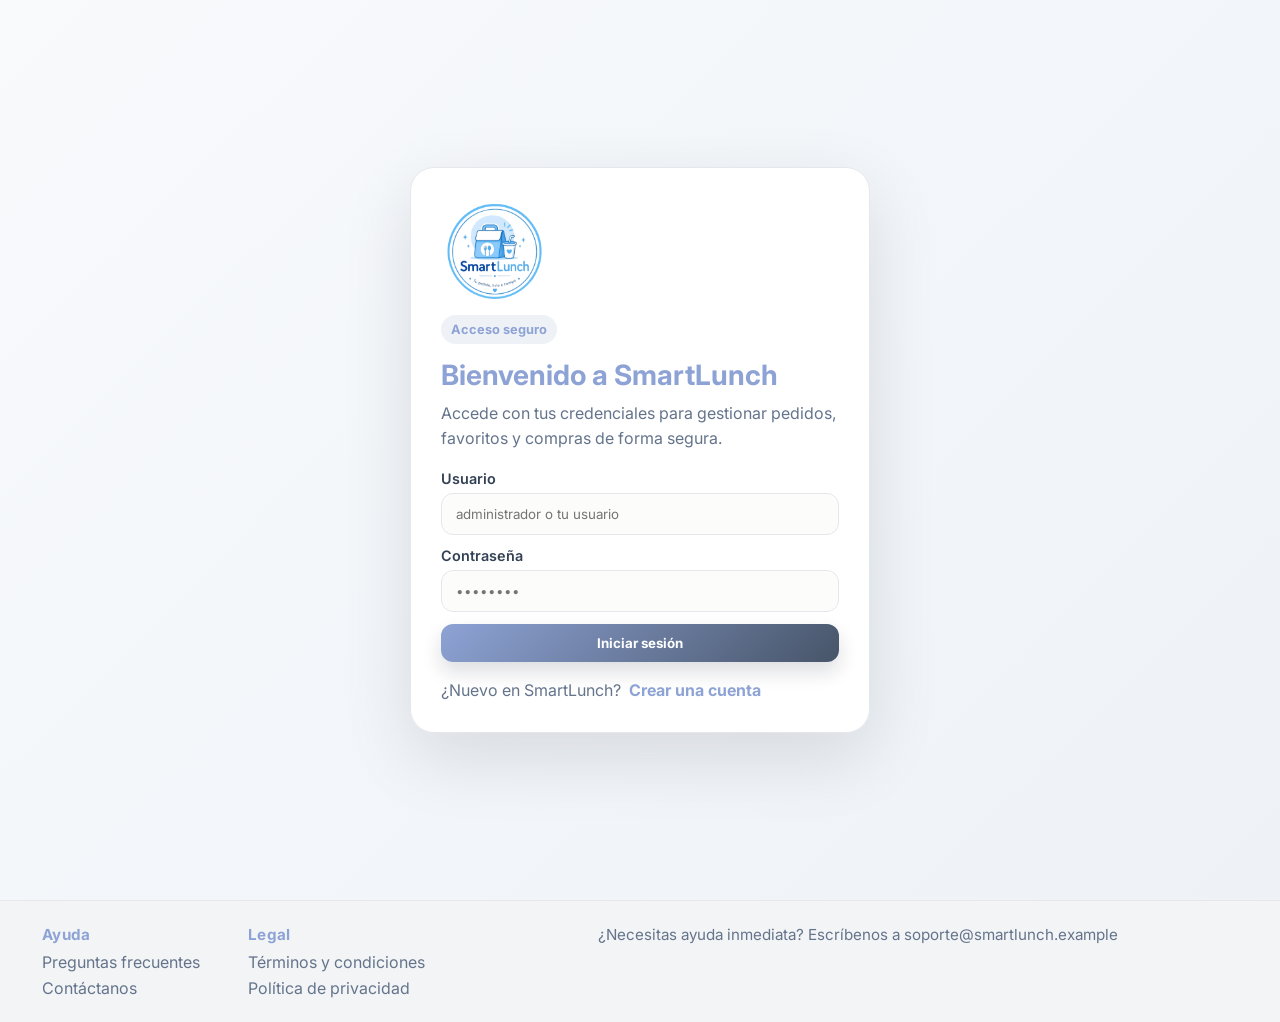
<file: premium.html>
<!DOCTYPE html>
<html lang="es">
<head>
  <style>
    html.theme-dark { background: #020617; color: #f8fafc; }
    html.theme-dark body { background: #020617; color: #f8fafc; }
    html.theme-dark body::before { background: radial-gradient(circle at top left,rgba(96,165,250,.14),transparent 38%); }
    html.theme-dark .product-card { background: #111827; color: #f8fafc; }
  </style>
  <script>
    (function() {
      try {
        const saved = localStorage.getItem('smartLunchTema') || 'claro';
        const isDark = saved === 'oscuro';
        document.documentElement.classList.toggle('theme-dark', isDark);
        document.documentElement.setAttribute('data-theme', isDark ? 'dark' : 'light');
        document.documentElement.style.colorScheme = isDark ? 'dark' : 'light';
        document.documentElement.style.backgroundColor = isDark ? '#020617' : '#f3f4f6';
        document.body && (document.body.style.backgroundColor = isDark ? '#020617' : '#f3f4f6');
      } catch (error) {}
    })();
  </script>
  <meta charset="UTF-8">
  <meta name="viewport" content="width=device-width, initial-scale=1.0">
  <title>SmartLunch | Premium</title>
  <link rel="stylesheet" href="./style.css">
  <link rel="preconnect" href="https://fonts.googleapis.com">
  <link href="https://fonts.googleapis.com/css2?family=Poppins:wght@300;400;500;600;700&display=swap" rel="stylesheet">
</head>
<body>
  <div class="container">
    <aside class="sidebar">
      <div class="logo"><img src="./img/SmartLunch.png" class="logo-sidebar" alt="SmartLunch"> <span>SmartLunch</span></div>
      <ul>
        <li><a href="./index.html" data-module="inicio"></a></li>
        <li><a href="./favoritos.html" data-module="favoritos"></a></li>
        <li><a href="./historial.html" data-module="historial"></a></li>
        <li class="active"><a href="./premium.html" data-module="premium"></a></li>
        <li><a href="./configuracion.html" data-module="configuracion"></a></li>
        <li><a href="./intranet.html" data-module="intranet"></a></li>
        <li><a href="#" data-action="logout" onclick="cerrarSesion(); return false;"></a></li>
      </ul>
      <div class="sidebar-footer">
        <div class="footer-brand">
          <img class="footer-logo" alt="">
          <span data-config="siteName"></span>
        </div>
        <span class="footer-version" data-config="footerVersion"></span>
      </div>
    </aside>

    <main class="main">
      <div class="main-content">
        <section class="panel">
          <div class="panel-head">
            <div>
              <p class="eyebrow">Membresía</p>
              <h2>SmartLunch Premium</h2>
            </div>
          </div>

          <div class="premium-layout">
            <article class="card premium-plan-card">
              <span id="premium-page-badge" class="premium-badge" style="display:none">⭐ Plan activo</span>
              <h3 id="premium-page-titulo">Hazte Premium</h3>
              <p id="premium-page-estado" class="muted-text">Activa tu membresía y ahorra en cada pedido.</p>
              <p class="premium-price">S/ <span id="premium-page-precio">12.90</span> <span class="premium-price-period">/ mes</span></p>
              <ul class="premium-benefits-inline">
                <li>10% de descuento en todos tus pedidos</li>
                <li>Pago simulado con QR, Yape, Plin o Tarjeta</li>
              </ul>
              <button class="btn-primary" type="button" id="btn-premium-toggle">Hazte Premium</button>
            </article>

            <article class="card premium-benefits-card">
              <h3>¿Qué incluye?</h3>
              <ul class="premium-benefits-list">
                <li><strong>Descuento automático</strong> — 10% en el total del carrito</li>
                <li><strong>Sin cupones</strong> — se aplica solo por tener Premium activo</li>
                <li><strong>Historial claro</strong> — tus pedidos muestran cuánto ahorraste</li>
                <li><strong>Cancelación simple</strong> — puedes volver al plan normal cuando quieras</li>
              </ul>
            </article>
          </div>
        </section>
      </div>

      <footer class="global-footer">
        <div class="footer-inner">
          <div class="footer-columns">
            <div class="footer-col">
              <h4>Ayuda</h4>
              <ul>
                <li><a href="./faq.html">Preguntas frecuentes</a></li>
                <li><a href="mailto:soporte@smartlunch.example">Contáctanos</a></li>
              </ul>
            </div>
            <div class="footer-col">
              <h4>Legal</h4>
              <ul>
                <li><a href="./terminos.html">Términos y condiciones</a></li>
                <li><a href="./privacidad.html">Política de privacidad</a></li>
              </ul>
            </div>
          </div>
          <div class="footer-right">¿Necesitas ayuda inmediata? Escríbenos a <a href="mailto:soporte@smartlunch.example">soporte@smartlunch.example</a></div>
        </div>
      </footer>
    </main>
  </div>

  <script src="./variables.js"></script>
  <script src="./script.js"></script>
</body>
</html>
</file>
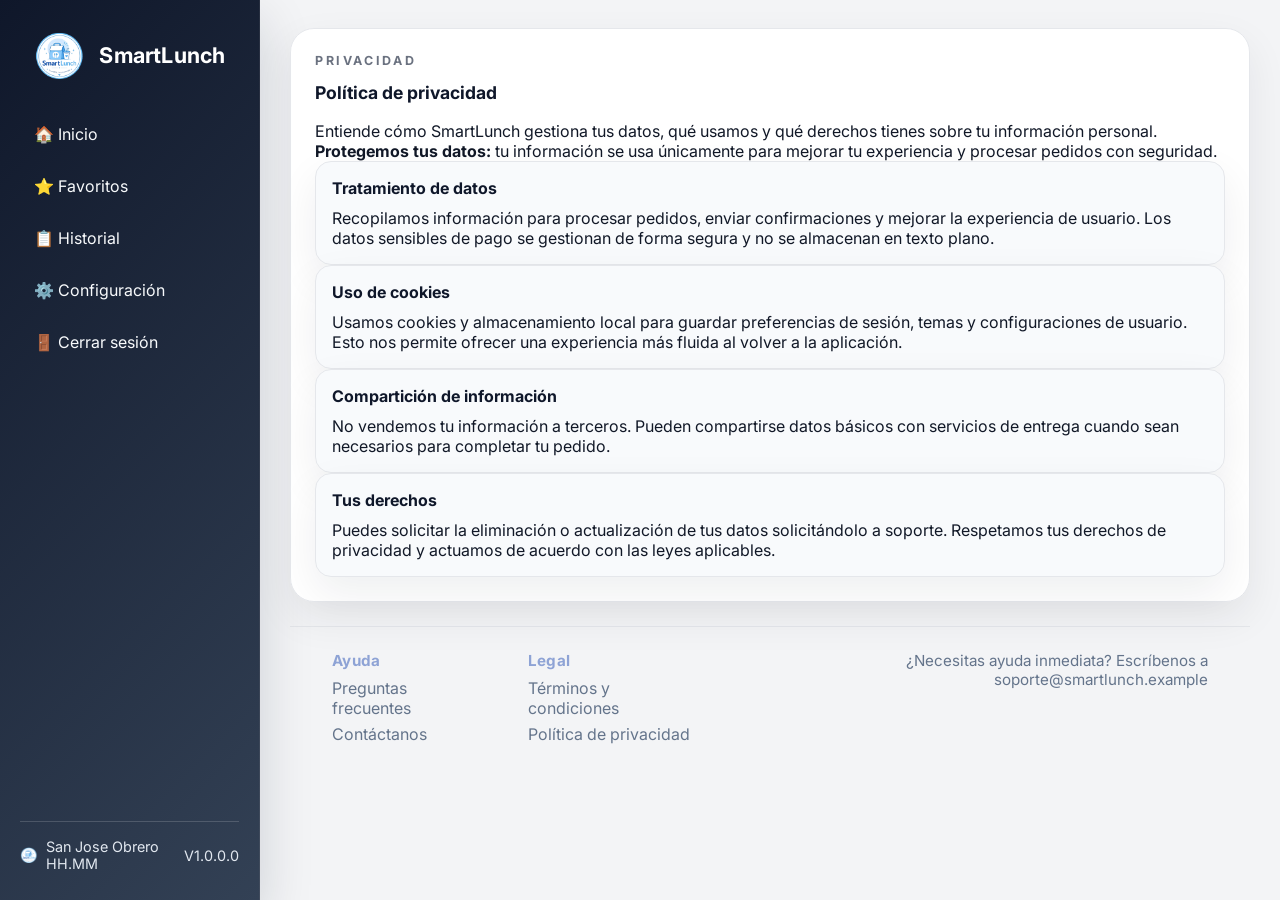
<file: privacidad.html>
<!DOCTYPE html>
<html lang="es">
<head>
  <script>
    (function() {
      try {
        const saved = localStorage.getItem('smartLunchTema') || 'claro';
        const isDark = saved === 'oscuro';
        document.documentElement.classList.toggle('theme-dark', isDark);
        document.documentElement.setAttribute('data-theme', isDark ? 'dark' : 'light');
        document.documentElement.style.colorScheme = isDark ? 'dark' : 'light';
        document.documentElement.style.backgroundColor = isDark ? '#020617' : '#f3f4f6';
        document.body && (document.body.style.backgroundColor = isDark ? '#020617' : '#f3f4f6');
      } catch (error) {}
    })();
  </script>
  <meta charset="UTF-8">
  <meta name="viewport" content="width=device-width, initial-scale=1.0">
  <title>SmartLunch | Política de privacidad</title>
  <link rel="stylesheet" href="./style.css">
  <link rel="preconnect" href="https://fonts.googleapis.com">
  <link href="https://fonts.googleapis.com/css2?family=Inter:wght@400;500;600;700;800&display=swap" rel="stylesheet">
</head>
<body>
  <div class="container">
    <aside class="sidebar">
      <div class="logo"><img src="./img/SmartLunch.png" class="logo-sidebar" alt="SmartLunch"> <span>SmartLunch</span></div>
      <ul>
        <li><a href="./index.html" data-module="inicio"></a></li>
        <li><a href="./favoritos.html" data-module="favoritos"></a></li>
        <li><a href="./historial.html" data-module="historial"></a></li>
        <li><a href="./configuracion.html" data-module="configuracion"></a></li>
        <li><a href="./intranet.html" data-module="intranet"></a></li>
        <li><a href="#" data-action="logout" onclick="cerrarSesion(); return false;"></a></li>
      </ul>
      <div class="sidebar-footer">
        <div class="footer-brand">
          <img class="footer-logo" alt="">
          <span data-config="siteName"></span>
        </div>
        <span class="footer-version" data-config="footerVersion"></span>
      </div>
    </aside>

    <main class="main">
      <div class="main-content">
        <section class="panel">
          <div class="panel-head">
            <div>
              <p class="eyebrow">Privacidad</p>
              <h2>Política de privacidad</h2>
            </div>
          </div>
          <p class="panel-subtitle">Entiende cómo SmartLunch gestiona tus datos, qué usamos y qué derechos tienes sobre tu información personal.</p>
          <div class="section-note">
            <strong>Protegemos tus datos:</strong> tu información se usa únicamente para mejorar tu experiencia y procesar pedidos con seguridad.
          </div>
          <div class="info-grid">
            <article class="card info-card">
              <h3>Tratamiento de datos</h3>
              <p>Recopilamos información para procesar pedidos, enviar confirmaciones y mejorar la experiencia de usuario. Los datos sensibles de pago se gestionan de forma segura y no se almacenan en texto plano.</p>
            </article>
            <article class="card info-card">
              <h3>Uso de cookies</h3>
              <p>Usamos cookies y almacenamiento local para guardar preferencias de sesión, temas y configuraciones de usuario. Esto nos permite ofrecer una experiencia más fluida al volver a la aplicación.</p>
            </article>
            <article class="card info-card">
              <h3>Compartición de información</h3>
              <p>No vendemos tu información a terceros. Pueden compartirse datos básicos con servicios de entrega cuando sean necesarios para completar tu pedido.</p>
            </article>
            <article class="card info-card">
              <h3>Tus derechos</h3>
              <p>Puedes solicitar la eliminación o actualización de tus datos solicitándolo a soporte. Respetamos tus derechos de privacidad y actuamos de acuerdo con las leyes aplicables.</p>
            </article>
          </div>
        </section>
      </div>
      <footer class="global-footer">
        <div class="footer-inner">
          <div class="footer-columns">
            <div class="footer-col">
              <h4>Ayuda</h4>
              <ul>
                <li><a href="./faq.html">Preguntas frecuentes</a></li>
                <li><a href="mailto:soporte@smartlunch.example">Contáctanos</a></li>
              </ul>
            </div>
            <div class="footer-col">
              <h4>Legal</h4>
              <ul>
                <li><a href="./terminos.html">Términos y condiciones</a></li>
                <li><a href="./privacidad.html">Política de privacidad</a></li>
              </ul>
            </div>
          </div>
          <div class="footer-right">¿Necesitas ayuda inmediata? Escríbenos a <a href="mailto:soporte@smartlunch.example">soporte@smartlunch.example</a></div>
        </div>
      </footer>
    </main>
  </div>
  <script src="./variables.js"></script>
  <script src="./script.js"></script>
</body>
</html>
</file>
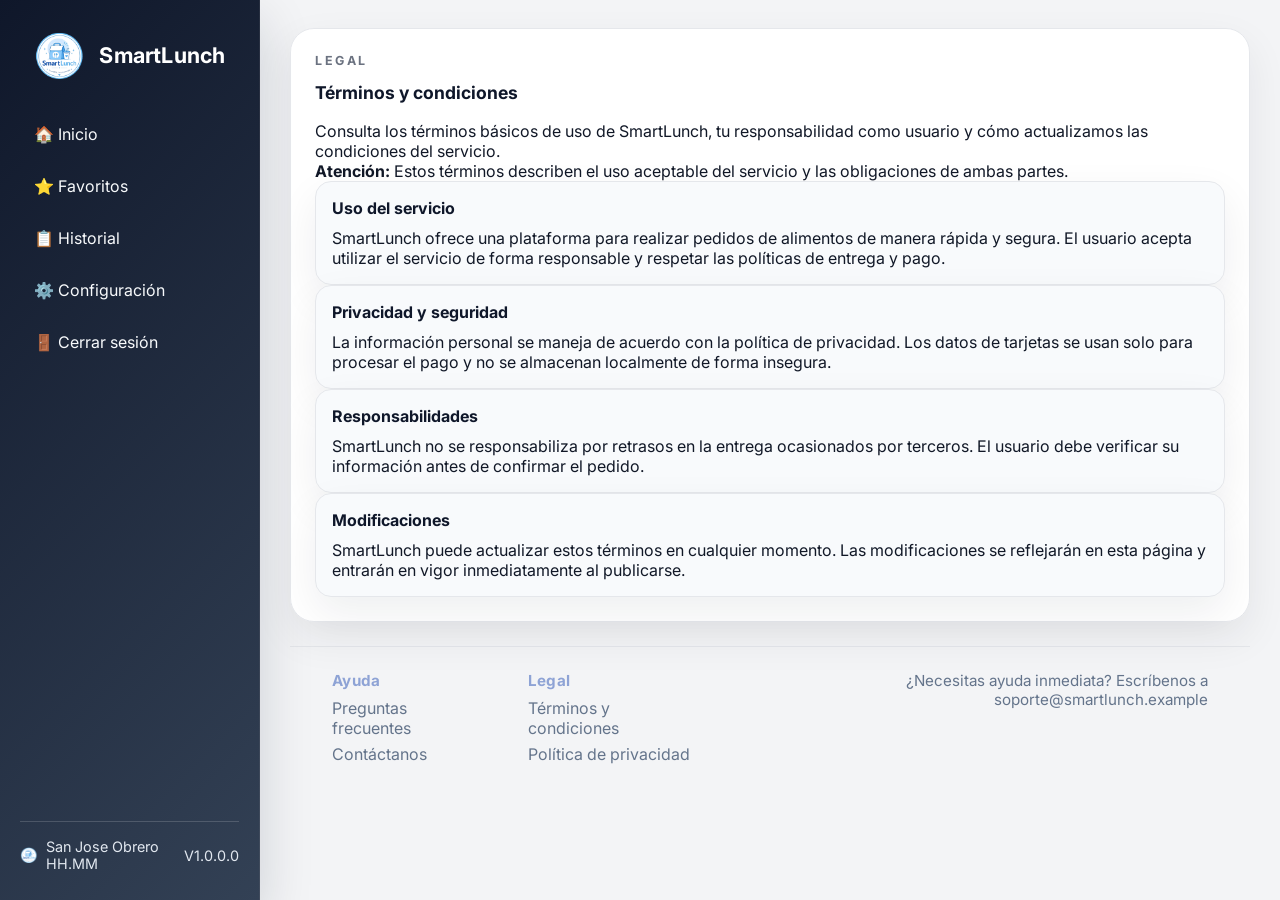
<file: terminos.html>
<!DOCTYPE html>
<html lang="es">
<head>
  <script>
    (function() {
      try {
        const saved = localStorage.getItem('smartLunchTema') || 'claro';
        const isDark = saved === 'oscuro';
        document.documentElement.classList.toggle('theme-dark', isDark);
        document.documentElement.setAttribute('data-theme', isDark ? 'dark' : 'light');
        document.documentElement.style.colorScheme = isDark ? 'dark' : 'light';
        document.documentElement.style.backgroundColor = isDark ? '#020617' : '#f3f4f6';
        document.body && (document.body.style.backgroundColor = isDark ? '#020617' : '#f3f4f6');
      } catch (error) {}
    })();
  </script>
  <meta charset="UTF-8">
  <meta name="viewport" content="width=device-width, initial-scale=1.0">
  <title>SmartLunch | Términos y condiciones</title>
  <link rel="stylesheet" href="./style.css">
  <link rel="preconnect" href="https://fonts.googleapis.com">
  <link href="https://fonts.googleapis.com/css2?family=Inter:wght@400;500;600;700;800&display=swap" rel="stylesheet">
</head>
<body>
  <div class="container">
    <aside class="sidebar">
      <div class="logo"><img src="./img/SmartLunch.png" class="logo-sidebar" alt="SmartLunch"> <span>SmartLunch</span></div>
      <ul>
        <li><a href="./index.html" data-module="inicio"></a></li>
        <li><a href="./favoritos.html" data-module="favoritos"></a></li>
        <li><a href="./historial.html" data-module="historial"></a></li>
        <li><a href="./configuracion.html" data-module="configuracion"></a></li>
        <li><a href="./intranet.html" data-module="intranet"></a></li>
        <li><a href="#" data-action="logout" onclick="cerrarSesion(); return false;"></a></li>
      </ul>
      <div class="sidebar-footer">
        <div class="footer-brand">
          <img class="footer-logo" alt="">
          <span data-config="siteName"></span>
        </div>
        <span class="footer-version" data-config="footerVersion"></span>
      </div>
    </aside>

    <main class="main">
      <div class="main-content">
        <section class="panel">
          <div class="panel-head">
            <div>
              <p class="eyebrow">Legal</p>
              <h2>Términos y condiciones</h2>
            </div>
          </div>
          <p class="panel-subtitle">Consulta los términos básicos de uso de SmartLunch, tu responsabilidad como usuario y cómo actualizamos las condiciones del servicio.</p>
          <div class="section-note">
            <strong>Atención:</strong> Estos términos describen el uso aceptable del servicio y las obligaciones de ambas partes.
          </div>
          <div class="info-grid">
            <article class="card info-card">
              <h3>Uso del servicio</h3>
              <p>SmartLunch ofrece una plataforma para realizar pedidos de alimentos de manera rápida y segura. El usuario acepta utilizar el servicio de forma responsable y respetar las políticas de entrega y pago.</p>
            </article>
            <article class="card info-card">
              <h3>Privacidad y seguridad</h3>
              <p>La información personal se maneja de acuerdo con la política de privacidad. Los datos de tarjetas se usan solo para procesar el pago y no se almacenan localmente de forma insegura.</p>
            </article>
            <article class="card info-card">
              <h3>Responsabilidades</h3>
              <p>SmartLunch no se responsabiliza por retrasos en la entrega ocasionados por terceros. El usuario debe verificar su información antes de confirmar el pedido.</p>
            </article>
            <article class="card info-card">
              <h3>Modificaciones</h3>
              <p>SmartLunch puede actualizar estos términos en cualquier momento. Las modificaciones se reflejarán en esta página y entrarán en vigor inmediatamente al publicarse.</p>
            </article>
          </div>
        </section>
      </div>
      <footer class="global-footer">
        <div class="footer-inner">
          <div class="footer-columns">
            <div class="footer-col">
              <h4>Ayuda</h4>
              <ul>
                <li><a href="./faq.html">Preguntas frecuentes</a></li>
                <li><a href="mailto:soporte@smartlunch.example">Contáctanos</a></li>
              </ul>
            </div>
            <div class="footer-col">
              <h4>Legal</h4>
              <ul>
                <li><a href="./terminos.html">Términos y condiciones</a></li>
                <li><a href="./privacidad.html">Política de privacidad</a></li>
              </ul>
            </div>
          </div>
          <div class="footer-right">¿Necesitas ayuda inmediata? Escríbenos a <a href="mailto:soporte@smartlunch.example">soporte@smartlunch.example</a></div>
        </div>
      </footer>
    </main>
  </div>
  <script src="./variables.js"></script>
  <script src="./script.js"></script>
</body>
</html>
</file>
<file: style.css>
*:before,*:after{box-sizing:border-box}

*{margin:0;padding:0;box-sizing:border-box;font-family:'Inter','Segoe UI',Roboto,Arial,sans-serif}

:root{
  --bg:#f3f4f6;
  --surface:#ffffff;
  --surface-alt:#f8fafc;
  --border:#e5e7eb;
  --text:#111827;
  --muted:#64748b;
  --accent:#475569;
  --accent-strong:#8ea3d5;
  --accent-soft:#eef2f7;
  --shadow:0 16px 42px rgba(15,23,42,.07);
}

html{scroll-behavior:smooth;background:#f3f4f6;color:var(--text)}
html.theme-dark{background:#020617;color:#f8fafc}
html.theme-dark body{background:#020617;color:#f8fafc}
html.theme-dark body::before{background:radial-gradient(circle at top left,rgba(96,165,250,.14),transparent 38%)}
html.theme-dark .product-card{background:#111827;color:#f8fafc}
html.theme-dark #listaPedidos li{background:#111827;color:#f8fafc;border-color:rgba(255,255,255,.08)}
html.theme-dark #listaPedidos li small{color:#cbd5e1}
body{
  min-height:100vh;
  background:#f3f4f6;
  color:var(--text);
  overflow-x:hidden;
  margin:0;
  padding:0;
}
body::before{
  content:'';
  position:fixed;
  inset:0;
  pointer-events:none;
  background:radial-gradient(circle at top left,rgba(15,23,42,.06),transparent 32%);
  z-index:-1;
}
body.dark-mode{
  background:#020617;
  color:#f8fafc;
}
body.dark-mode::before{
  background:radial-gradient(circle at top left,rgba(96,165,250,.14),transparent 38%);
}
strong{font-weight:700;color:var(--text)}
html.theme-dark strong, .dark-mode strong{color:#f9fafb}
a{text-decoration:none;color:inherit}
img{max-width:100%;display:block}

.container{display:flex;min-height:100vh;background:transparent}

.sidebar{
  width:260px;
  background:linear-gradient(135deg,#0f172a 0%,#334155 100%);
  color:#fff;
  padding:28px 20px;
  position:sticky;top:0;height:100vh;
  display:flex;flex-direction:column;
  box-shadow:0 20px 50px rgba(15,23,42,.16);
  border-right:1px solid rgba(255,255,255,.1);
}
.logo{display:flex;align-items:center;justify-content:center;gap:12px;margin-bottom:30px;font-size:1.35rem;font-weight:700;letter-spacing:.01em}
.logo img{width:54px;height:54px;object-fit:contain}
.sidebar ul{list-style:none;display:flex;flex-direction:column;gap:8px;flex:1}
.sidebar li a{display:flex;align-items:center;gap:10px;padding:12px 14px;border-radius:12px;color:#f8fafc;transition:all .2s ease}
.sidebar li a:hover,.sidebar li.active a{background:rgba(255,255,255,.16);transform:translateX(2px)}
.sidebar-footer{display:flex;margin-top:auto;padding-top:16px;border-top:1px solid rgba(255,255,255,.16);justify-content:space-between;align-items:center;gap:10px;font-size:.9rem;color:#e2e8f0}

.main{flex:1;padding:28px 30px 40px;display:flex;flex-direction:column;gap:24px}
.hero-panel,.panel,.card,.pedido-card,.login-card,.modal-card,.stat-card,.inventory-item,.history-card,.info-card,.product-card{
  background:rgba(255,255,255,.94);
  border:1px solid var(--border);
  box-shadow:var(--shadow);
  backdrop-filter:blur(10px);
}
.hero-panel{
  border-radius:22px;
  padding:30px 32px;
  display:flex;
  justify-content:space-between;
  align-items:flex-start;
  gap:24px;
  background:#ffffff;
  border:1px solid #e6ecf2;
  box-shadow:0 18px 48px rgba(15,23,42,.08);
  position:relative;
}
.hero-panel::before{
  content:'';
  position:absolute;
  inset:0;
  border-radius:22px;
  pointer-events:none;
  background:linear-gradient(180deg,rgba(71,85,105,.03),transparent 60%);
}
.hero-panel > div{position:relative;z-index:1;}
.eyebrow{font-size:.78rem;font-weight:700;letter-spacing:.21em;text-transform:uppercase;color:#6b7280;margin-bottom:14px}
.hero-panel h1{font-size:2.35rem;margin-bottom:12px;color:#0f172a;line-height:1.08;max-width:540px}
.hero-panel p{color:#475569;max-width:560px;line-height:1.75}
.hero-actions{display:flex;align-items:center;gap:12px;position:relative;z-index:1}
.cart-button{position:relative;display:inline-flex;align-items:center;justify-content:center;width:54px;height:54px;padding:0;border:none;background:transparent;cursor:pointer;transition:all .2s ease;box-shadow:0 4px 18px rgba(15,23,42,.08);border-radius:16px}
.cart-button:hover{transform:translateY(-1px);box-shadow:0 10px 24px rgba(15,23,42,.12)}
.cart-icon{width:28px;height:28px;object-fit:contain}
.cart-badge{position:absolute;top:-8px;left:-8px;display:inline-flex;align-items:center;justify-content:center;width:22px;height:22px;background:#0f172a;color:#fff;border-radius:999px;font-size:.75rem;font-weight:700;box-shadow:0 10px 22px rgba(15,23,42,.18)}

.filters-panel{display:grid;grid-template-columns:repeat(4,minmax(0,1fr));gap:18px;align-items:end;padding:20px 2px}
.filter-group{display:flex;flex-direction:column;gap:8px}
.filter-group label{font-size:.85rem;font-weight:700;color:#475569;}
.filter-group select,
.filter-group input{width:100%;border:1px solid #d1d5db;padding:14px 16px;border-radius:14px;background:#fff;color:#0f172a;outline:none;transition:border-color .2s,box-shadow .2s}
.filter-group select:focus,
.filter-group input:focus{border-color:#2563eb;box-shadow:0 0 0 4px rgba(37,99,235,.12)}
.range-group .price-range{display:flex;flex-direction:column;gap:12px}
.price-slider-bar{position:relative;height:10px;background:#e5e7ef;border-radius:999px;overflow:hidden}
.price-slider-track{position:absolute;inset:0;background:#f3f4f8}
.price-slider-progress{position:absolute;top:0;bottom:0;left:0;width:0;background:linear-gradient(90deg,#2563eb,#93c5fd);border-radius:999px;transition:all .2s ease}
.price-range-inputs{display:grid;grid-template-columns:1fr auto 1fr;gap:10px;align-items:center}
.range-group .price-range span{color:#94a3b8;display:flex;justify-content:center}
.range-group .price-range input{min-width:0}
.search-group{grid-column:span 2}

.panel{border-radius:24px;padding:28px}
.panel-head{display:flex;justify-content:space-between;align-items:center;margin-bottom:22px;gap:12px}
.panel-head h2{font-size:1.15rem;color:#0f172a}
.panel-head span{color:#64748b;font-size:.95rem}
.productos-grid{display:grid;grid-template-columns:repeat(auto-fit,minmax(250px,1fr));gap:22px;align-items:start;justify-items:start}
.product-card{display:flex;flex-direction:column;gap:16px;padding:22px;border-radius:22px;position:relative;overflow:hidden;height:100%;min-height:260px;max-width:100%;background:#fff;color:#111827;border:1px solid #e6ecf2}
.product-card::before{content:'';position:absolute;inset:0;background:linear-gradient(180deg,rgba(255,255,255,.46),transparent);pointer-events:none}
.product-card img{width:100%;height:200px;object-fit:cover;border-radius:16px;background:#f8fafc}
.meta{display:flex;justify-content:space-between;align-items:flex-start;gap:12px}
.meta h3{font-size:1.02rem;color:#0f172a;margin:0}
.price{font-weight:700;color:#1d4ed8}
.stock{font-size:.9rem;color:#64748b}
.product-card .btn-primary{width:100%;margin-top:auto}
.estrella{position:absolute;top:18px;right:18px;background:rgba(255,255,255,.88);color:#64748b;border:1px solid #e5e7eb;border-radius:999px;width:34px;height:34px;display:grid;place-items:center;font-size:1rem;cursor:pointer;transition:all .2s ease}
.estrella.active{background:#1d4ed8;color:#fff;border-color:#1d4ed8}
.estrella:hover{transform:scale(1.05)}

.panel-cart{padding:28px 28px 32px}
.cart-list{display:grid;gap:16px}
.cart-item{border:1px solid #e6ecf2;border-radius:18px;padding:22px;background:#fff;display:grid;grid-template-columns:1fr auto;gap:18px;align-items:center}
.cart-item-main{display:flex;flex-direction:column;gap:10px}
.cart-item-main h3{font-size:1rem;color:#0f172a;margin:0}
.cart-item-meta{display:flex;justify-content:space-between;align-items:center;gap:12px;font-size:.95rem;color:#475569}
.cart-item-controls{display:flex;align-items:center;gap:10px}
.cart-item-controls button{min-width:40px;padding:10px;border-radius:12px}
.btn-link{background:none;border:none;color:#2563eb;font-weight:700;cursor:pointer;padding:0}
.btn-link:hover{text-decoration:underline}
.checkout-summary{margin-top:24px;padding:24px;border-radius:18px;background:#f8fafc;border:0px solid #e2e8f0;display:flex;justify-content:space-between;align-items:center;gap:20px}
.checkout-summary strong{font-size:1.4rem;color:#0f172a}
.secondary-link{display:inline-flex;align-items:center;gap:8px;color:#475569;font-weight:700;text-decoration:none;border:1px solid #e2e8f0;padding:12px 18px;border-radius:999px;transition:all .2s ease}
.secondary-link:hover{background:#eff6ff;border-color:#dbeafe}
/* Carrito en modo oscuro */
html.theme-dark .popup-card .cart-item,
.dark-mode .popup-card .cart-item{
    background:linear-gradient(180deg,#1e293b,#111827);
    border:1px solid rgba(255,255,255,.08);
    color:#f8fafc;
}

html.theme-dark .popup-card .cart-item h3,
.dark-mode .popup-card .cart-item h3{
    color:#f8fafc;
}

html.theme-dark .popup-card .cart-item-meta,
.dark-mode .popup-card .cart-item-meta{
    color:#cbd5e1;
}

html.theme-dark .popup-card .checkout-summary,
.dark-mode .popup-card .checkout-summary{
    background:#111827;
    border-top:1px solid rgba(255,255,255,.08);
}

html.theme-dark .popup-card .checkout-summary strong,
.dark-mode .popup-card .checkout-summary strong{
    color:#f8fafc;
}
@media(max-width:1100px){
  .filters-panel{grid-template-columns:1fr 1fr}
  .panel{padding:24px}
}

@media(max-width:800px){
  .hero-panel{flex-direction:column;align-items:flex-start}
  .filters-panel{grid-template-columns:1fr}
  .panel-head{flex-direction:column;align-items:flex-start}
  .checkout-summary{flex-direction:column;align-items:flex-start}
}

.search-bar{display:flex;align-items:center}
.search-bar input,.form-stack input,.form-stack select,.form-group input{
  width:100%;border:1px solid #dbe7f7;padding:12px 14px;border-radius:12px;background:#fff;color:#111827;outline:none;transition:border-color .2s,box-shadow .2s
}
.search-bar input:focus,.form-stack input:focus,.form-stack select:focus,.form-group input:focus{border-color:#475569;box-shadow:0 0 0 3px rgba(71,85,105,.14)}

.categorias{display:flex;flex-wrap:wrap;gap:12px}
.categoria{border:1px solid #dbe7f7;padding:11px 16px;border-radius:999px;background:#fff;color:#334155;cursor:pointer;transition:all .2s ease;font-weight:600}
.categoria.active,.categoria:hover{background:#334155;color:#fff;border-color:#334155}

.panel{border-radius:24px;padding:24px}
.panel-head{display:flex;justify-content:space-between;align-items:center;margin-bottom:18px;gap:12px}
.panel-head h2{font-size:1.1rem;color:#0f172a}
.panel-head span{color:#64748b;font-size:.95rem}
.productos-grid{display:grid;grid-template-columns:repeat(auto-fit,minmax(220px,1fr));gap:20px;align-items:start;justify-items:start}
.product-card{display:flex;flex-direction:column;gap:12px;padding:18px;border-radius:20px;position:relative;overflow:hidden;height:100%;min-height:220px;max-width:260px;width:100%;background:#ffffff;color:#111827}
#favoritos-grid.productos-grid{display:flex;flex-wrap:wrap;justify-content:flex-start;align-items:stretch;gap:20px}
#favoritos-grid .product-card{flex:0 0 min(100%, 260px);max-width:260px;width:100%}
.product-card img{width:100%;height:180px;object-fit:cover;border-radius:14px;background:#f3f7ff}
.meta{display:flex;justify-content:space-between;align-items:center;gap:8px}
.meta:last-child{margin-top:auto}
.meta h3{font-size:1rem;color:#0f172a}
.price{font-weight:700;color:#2563eb}
.stock{font-size:.9rem;color:#64748b}
html.theme-dark .product-card, .dark-mode .product-card{background:#111827;color:#f8fafc;border-color:rgba(255,255,255,.08)}
html.theme-dark .product-card .meta h3, .dark-mode .product-card .meta h3{color:#f8fafc}
html.theme-dark .product-card .price, .dark-mode .product-card .price{color:#93c5fd}
html.theme-dark .product-card .stock, .dark-mode .product-card .stock{color:#cbd5e1}
.estrella{position:absolute;top:12px;right:12px;background:#f8fafc;color:#94a3b8;border:1px solid #e2e8f0;border-radius:999px;width:36px;height:36px;display:grid;place-items:center;box-shadow:0 6px 12px rgba(15,23,42,.08);cursor:pointer;transition:all .2s ease}
.estrella.active{background:#fef3c7;color:#d97706;border-color:#fcd34d}
.config-grid{display:grid;grid-template-columns:repeat(2,minmax(0,1fr));gap:20px}
.config-hero{display:flex;align-items:center;gap:16px;padding:20px;border-radius:20px}
.config-avatar{width:56px;height:56px;border-radius:50%;display:grid;place-items:center;background:linear-gradient(135deg,#2563eb,#1d4ed8);color:#fff;font-size:1.3rem;font-weight:700}
.config-user-info{display:flex;flex-direction:column;gap:6px}
.config-user-info h3{font-size:1.05rem;color:#0f172a}
.config-user-info p{color:#64748b;font-size:.95rem}
.premium-badge{display:inline-flex;align-items:center;gap:6px;padding:4px 10px;border-radius:999px;background:linear-gradient(135deg,#fbbf24,#f59e0b);color:#78350f;font-size:.78rem;font-weight:700;width:fit-content}
.premium-note{margin:4px 0 0;font-size:.82rem;color:#059669;font-weight:600}
.premium-layout{display:grid;grid-template-columns:1.1fr .9fr;gap:20px}
.premium-plan-card{display:flex;flex-direction:column;gap:14px;padding:24px;border:1px solid rgba(245,158,11,.18);background:linear-gradient(180deg,rgba(255,251,235,.85),#fff)}
.premium-plan-card.premium-plan-active{border-color:rgba(245,158,11,.45);box-shadow:0 18px 40px rgba(245,158,11,.12)}
.premium-price{font-size:2rem;font-weight:800;color:#0f172a;line-height:1}
.premium-price-period{font-size:1rem;font-weight:600;color:#64748b}
.premium-benefits-inline,.premium-benefits-list{display:flex;flex-direction:column;gap:10px;padding-left:18px;color:#475569}
.premium-benefits-card h3{margin-bottom:12px}
html.theme-dark .premium-plan-card,.dark-mode .premium-plan-card{background:linear-gradient(180deg,rgba(120,53,15,.24),#111827);border-color:rgba(245,158,11,.35);color:#f8fafc}
html.theme-dark .premium-plan-card.premium-plan-active,.dark-mode .premium-plan-card.premium-plan-active{box-shadow:0 18px 40px rgba(245,158,11,.18)}
html.theme-dark .premium-plan-card h3,.dark-mode .premium-plan-card h3,
html.theme-dark .premium-benefits-card h3,.dark-mode .premium-benefits-card h3{color:#f8fafc}
html.theme-dark .premium-price,.dark-mode .premium-price{color:#fcd34d}
html.theme-dark .premium-price-period,.dark-mode .premium-price-period{color:#cbd5e1}
html.theme-dark .premium-benefits-inline,.dark-mode .premium-benefits-inline,
html.theme-dark .premium-benefits-list,.dark-mode .premium-benefits-list{color:#cbd5e1}
html.theme-dark .premium-note,.dark-mode .premium-note{color:#6ee7b7}
.payment-summary{display:flex;flex-direction:column;gap:4px}
.config-card .form-stack{margin-top:10px}
.compact-form{gap:8px}
.history-list{list-style:none;display:grid;grid-template-columns:repeat(2,minmax(0,1fr));gap:16px}
.history-card{display:flex;flex-direction:column;gap:12px;padding:18px;border-radius:18px;background:#f8fafc;border:1px solid #e5e7eb;cursor:pointer;transition:transform .2s ease, box-shadow .2s ease}
.history-card:hover{transform:translateY(-2px);box-shadow:0 8px 18px rgba(15,23,42,.08)}
.history-top{display:flex;justify-content:space-between;align-items:center;gap:8px}
.history-status{display:inline-flex;align-items:center;gap:6px;padding:6px 10px;border-radius:999px;font-size:.8rem;font-weight:700}
.history-status.pending{background:#fef3c7;color:#b45309}
.history-status.approved{background:#dcfce7;color:#15803d}
.history-meta{display:flex;flex-direction:column;gap:6px;color:#64748b;font-size:.92rem}
.history-premium{margin-top:-2px}
.history-products{display:flex;flex-wrap:wrap;gap:8px}
.history-product-chip{display:inline-flex;align-items:center;gap:8px;padding:7px 10px;border-radius:999px;background:#fff;border:1px solid #e5e7eb;font-size:.8rem;color:#334155}
.history-product-chip img{width:22px;height:22px;border-radius:50%;object-fit:cover}
.history-details{display:flex;justify-content:space-between;align-items:center;font-size:.9rem;color:#475569}
.app-footer{display:flex;justify-content:space-between;align-items:center;margin-top:24px;padding:14px 18px;border-top:1px solid #e5e7eb;color:#64748b;font-size:.9rem}
.global-footer{border-top:1px solid var(--border);background:transparent;padding:24px 30px;color:var(--muted)}
.global-footer .footer-inner{max-width:1100px;margin:0;display:flex;justify-content:space-between;align-items:flex-start;gap:24px;padding:0 12px;width:100%}
.global-footer .footer-columns{display:flex;gap:48px;align-items:flex-start}
.global-footer .footer-col h4{font-size:0.95rem;margin:0 0 8px 0;color:var(--accent-strong);letter-spacing:.02em}
.global-footer .footer-col ul{list-style:none;padding:0;margin:0;display:flex;flex-direction:column;gap:6px}
.global-footer .footer-col a{color:var(--muted);text-decoration:none}
.global-footer .footer-col a:hover{color:var(--accent)}
.global-footer .footer-right{min-width:160px;text-align:right;color:var(--muted);font-size:0.95rem}

@media (max-width:900px){
  .global-footer .footer-inner{margin-left:0;flex-direction:column;align-items:flex-start}
  .global-footer .footer-right{text-align:left;margin-top:12px}
}

/* For pages without a left sidebar (login, landing), disable the left offset */
.global-footer.no-sidebar .footer-inner{margin-left:0}

/* Sidebar footer small logo to avoid layout shift */
.sidebar-footer .footer-logo{width:18px;height:18px;object-fit:contain}
.sidebar-footer .footer-brand{align-items:center;display:flex;gap:8px}
.intranet-footer-card{display:flex;justify-content:space-between;align-items:center;margin-top:16px;padding:14px 16px;border-radius:16px;background:#f8fafc;border:1px solid #e5e7eb}
.subtabs-row{display:flex;gap:10px;margin:12px 0 14px}
.subtab-btn{border:none;padding:9px 12px;border-radius:999px;background:#eff6ff;color:#2563eb;font-weight:700;cursor:pointer}
.subtab-btn.active{background:#2563eb;color:#fff}
.subtab-panel{display:block}
.btn-primary,.btn-secondary,.btn-full{border:none;border-radius:12px;padding:11px 14px;font-weight:700;cursor:pointer;transition:all .2s ease}
.btn-primary{background:linear-gradient(135deg,var(--accent-strong) 0%,var(--accent) 100%);color:#fff;box-shadow:0 10px 20px rgba(15,23,42,.14)}
.btn-primary:hover{transform:translateY(-1px);box-shadow:0 14px 24px rgba(15,23,42,.18)}
.btn-secondary{background:var(--surface-alt);color:var(--text);border:1px solid var(--border)}
.btn-secondary:hover{background:#eef2f7}
.btn-full{width:100%}

.pedido{width:320px;padding:24px 20px;background:#fcfdff;border-left:1px solid #e5e7eb;backdrop-filter:blur(12px)}
.pedido-card{padding:20px;border-radius:24px;display:flex;flex-direction:column;gap:16px}
.pedido-card h2{font-size:1.1rem;color:#0f172a}
#listaPedidos{list-style:none;display:flex;flex-direction:column;gap:10px;padding:0;margin:0}
#listaPedidos li{padding:12px;border-radius:12px;background:#f8fafc;color:#334155;display:flex;justify-content:space-between;align-items:center;gap:8px}
.btn-row{display:flex;gap:8px;flex-wrap:wrap}
.pedido-total{display:flex;justify-content:space-between;font-weight:700;color:#0f172a;padding-top:4px}
.info-card{background:#f8fafc;padding:16px;border-radius:16px;border:1px solid #e5e7eb}
.info-card h3{font-size:1rem;margin-bottom:10px;color:#0f172a}
.paso{display:flex;align-items:center;gap:10px;margin-bottom:10px;color:#475569}
.paso img{width:36px;height:36px;object-fit:contain}

.timeline{list-style:none;display:flex;flex-direction:column;gap:10px;padding:0;margin:0}
.timeline li,.inventory-item{padding:14px;border-radius:14px;background:#f8fafc;border:1px solid #e5e7eb}
.empty-state{padding:20px;border-radius:14px;background:#f8fafc;color:#64748b;text-align:center}

.grid-2{display:grid;grid-template-columns:repeat(2,minmax(0,1fr));gap:20px}
.stats-grid{display:grid;grid-template-columns:repeat(3,minmax(0,1fr));gap:16px;margin-bottom:20px}
.stat-card{padding:16px 18px;border-radius:18px}
.stat-card h3{font-size:.95rem;color:#64748b;margin-bottom:8px}
.stat-card p{font-size:1.5rem;font-weight:700;color:#2563eb}
.inventory-list{display:flex;flex-direction:column;gap:10px}
.inventory-item{display:flex;justify-content:space-between;align-items:center;gap:10px}
.pill{display:inline-block;background:#eff6ff;color:#2563eb;padding:5px 9px;border-radius:999px;font-size:.8rem;font-weight:600}

.login-container{min-height:100vh;display:grid;place-items:center;padding:20px;background:linear-gradient(135deg,#f8fafc 0%,#eef2f7 100%)}
.login-card{width:min(460px,100%);padding:32px 30px;border-radius:24px;text-align:left;background:rgba(255,255,255,.96);border:1px solid var(--border);box-shadow:0 24px 70px rgba(15,23,42,.12)}
.login-logo{width:110px;max-width:100%;height:auto;display:block;margin:0 0 16px;object-fit:contain}
.login-badge{display:inline-flex;align-items:center;gap:8px;padding:7px 10px;border-radius:999px;background:var(--accent-soft);color:var(--accent-strong);font-size:.8rem;font-weight:700;margin-bottom:14px}
.login-card h2{font-size:1.75rem;color:var(--accent-strong);margin-bottom:8px;line-height:1.25}
.login-subtitle{color:var(--muted);margin-bottom:18px;line-height:1.6}
.form-group{margin-bottom:12px;text-align:left}
.form-group label{display:block;font-size:.9rem;font-weight:600;color:#334155;margin-bottom:6px}
.form-group input{border:1px solid var(--border);background:#fcfcfb}
.helper-box{margin-top:16px;padding:10px 12px;border-radius:12px;background:var(--surface-alt);color:#475569;font-size:.9rem;border:1px solid var(--border)}
.login-footer{margin-top:18px;display:flex;justify-content:flex-start;gap:8px;color:var(--muted);flex-wrap:wrap}
.login-footer a{color:var(--accent-strong);font-weight:700}

.modal-overlay{position:fixed;inset:0;background:rgba(15,23,42,.48);display:grid;place-items:center;padding:20px;z-index:50}
.modal-card{width:min(480px,100%);padding:22px;border-radius:24px;background:var(--surface);border:1px solid var(--border)}
.modal-card h3{margin-bottom:8px;color:#0f172a}
.modal-card p{color:#64748b;margin-bottom:12px}
.form-stack{display:flex;flex-direction:column;gap:10px}
.receipt{background:#f8fafc;border:1px solid #e5e7eb;border-radius:14px;padding:14px;display:flex;flex-direction:column;gap:8px}

html.theme-dark .hero-panel, .dark-mode .hero-panel,
html.theme-dark .panel, .dark-mode .panel,
html.theme-dark .card, .dark-mode .card,
html.theme-dark .pedido-card, .dark-mode .pedido-card,
html.theme-dark .login-card, .dark-mode .login-card,
html.theme-dark .modal-card, .dark-mode .modal-card,
html.theme-dark .stat-card, .dark-mode .stat-card,
html.theme-dark .inventory-item, .dark-mode .inventory-item,
html.theme-dark .timeline li, .dark-mode .timeline li,
html.theme-dark .empty-state, .dark-mode .empty-state,
html.theme-dark .info-card, .dark-mode .info-card,
html.theme-dark .product-card, .dark-mode .product-card,
html.theme-dark .order-item, .dark-mode .order-item,
html.theme-dark .history-card, .dark-mode .history-card,
html.theme-dark .intranet-footer-card, .dark-mode .intranet-footer-card{background:#111827;color:#e5eefc;border-color:rgba(255,255,255,.08)}
html.theme-dark .panel-head h2, .dark-mode .panel-head h2,
html.theme-dark .meta h3, .dark-mode .meta h3,
html.theme-dark .pedido-card h2, .dark-mode .pedido-card h2,
html.theme-dark .login-card h2, .dark-mode .login-card h2,
html.theme-dark .modal-card h3, .dark-mode .modal-card h3,
html.theme-dark .section-header h3, .dark-mode .section-header h3,
html.theme-dark .order-item strong, .dark-mode .order-item strong,
html.theme-dark .config-user-info h3, .dark-mode .config-user-info h3,
html.theme-dark .product-card h3, .dark-mode .product-card h3{color:#f8fbff}
html.theme-dark .hero-panel{background:linear-gradient(135deg,#111827 0%,#1f2937 100%)}
html.theme-dark .hero-panel h1, .dark-mode .hero-panel h1,
html.theme-dark .panel-head h2, .dark-mode .panel-head h2,
html.theme-dark .meta h3, .dark-mode .meta h3,
html.theme-dark .pedido-card h2, .dark-mode .pedido-card h2,
html.theme-dark .login-card h2, .dark-mode .login-card h2,
html.theme-dark .modal-card h3, .dark-mode .modal-card h3,
html.theme-dark .section-header h3, .dark-mode .section-header h3,
html.theme-dark .order-item strong, .dark-mode .order-item strong,
html.theme-dark .config-user-info h3, .dark-mode .config-user-info h3,
html.theme-dark .product-card h3, .dark-mode .product-card h3{color:#f8fbff}
html.theme-dark .hero-panel p, .dark-mode .hero-panel p,
html.theme-dark .panel-head span, .dark-mode .panel-head span,
html.theme-dark .stock, .dark-mode .stock,
html.theme-dark .login-subtitle, .dark-mode .login-subtitle,
html.theme-dark .login-footer, .dark-mode .login-footer,
html.theme-dark .helper-box, .dark-mode .helper-box,
html.theme-dark .info-card, .dark-mode .info-card,
html.theme-dark .receipt, .dark-mode .receipt,
html.theme-dark .muted-text, .dark-mode .muted-text,
html.theme-dark .order-item small, .dark-mode .order-item small,
html.theme-dark .config-user-info p, .dark-mode .config-user-info p,
html.theme-dark .history-meta, .dark-mode .history-meta,
html.theme-dark .history-details, .dark-mode .history-details{color:#cbd5e1}
html.theme-dark .search-bar input, .dark-mode .search-bar input,
html.theme-dark .form-stack input, .dark-mode .form-stack input,
html.theme-dark .form-stack select, .dark-mode .form-stack select,
html.theme-dark .form-group input, .dark-mode .form-group input,
html.theme-dark .payment-option, .dark-mode .payment-option,
html.theme-dark .payment-summary, .dark-mode .payment-summary,
html.theme-dark .popup-card, .dark-mode .popup-card,
html.theme-dark .receipt, .dark-mode .receipt,
html.theme-dark .helper-box, .dark-mode .helper-box,
html.theme-dark .history-product-chip, .dark-mode .history-product-chip{background:#0f172a;color:#f8fbff;border-color:#334155}
html.theme-dark .categoria, .dark-mode .categoria,
html.theme-dark .btn-secondary, .dark-mode .btn-secondary{background:#1f2937;color:#e5eefc}
html.theme-dark .btn-secondary:hover, .dark-mode .btn-secondary:hover{background:#334155}
html.theme-dark .sidebar, .dark-mode .sidebar{background:linear-gradient(180deg,#020617 0%,#111827 100%)}
html.theme-dark .pill, .dark-mode .pill{background:#1f2937;color:#93c5fd}
html.theme-dark .pill-muted, .dark-mode .pill-muted{background:#1f2937;color:#cbd5e1}
html.theme-dark .estrella, .dark-mode .estrella{background:#1f2937;color:#94a3b8;border-color:#334155}
html.theme-dark .estrella.active, .dark-mode .estrella.active{background:#3f2e00;color:#fbbf24;border-color:#f59e0b}
html.theme-dark .history-product-chip, .dark-mode .history-product-chip{background:#1f2937;border-color:#334155;color:#e2e8f0}
html.theme-dark .sidebar li a:hover, .dark-mode .sidebar li a:hover,
html.theme-dark .sidebar li.active a, .dark-mode .sidebar li.active a{background:rgba(255,255,255,.12)}
html.theme-dark .popup-card h3, .dark-mode .popup-card h3,
html.theme-dark .payment-summary strong, .dark-mode .payment-summary strong{color:#f8fbff}

.tabs-row{display:flex;flex-wrap:wrap;gap:10px;margin:16px 0 18px}
.tab-btn{border:none;padding:10px 14px;border-radius:999px;background:#eef4ff;color:#2563eb;font-weight:700;cursor:pointer}
.tab-btn.active{background:#2563eb;color:#fff}
.tab-panel{display:block}
.section-header{display:flex;justify-content:space-between;align-items:center;gap:10px;margin-bottom:12px}
.section-header h3{font-size:1rem;color:#0f172a}
.muted-text{color:#64748b;font-size:.95rem;margin-bottom:12px;line-height:1.5}
.order-dashboard{display:grid;grid-template-columns:repeat(2,minmax(0,1fr));gap:16px}
.order-list{list-style:none;display:flex;flex-direction:column;gap:12px}
.order-item{display:flex;justify-content:space-between;align-items:flex-start;gap:12px;padding:14px 15px;border-radius:16px;background:#f8fafc;border:1px solid #e5e7eb}
.order-item-main{display:flex;flex-direction:column;gap:6px;flex:1}
.order-item strong{color:#11253f}
.order-item small,.order-item .muted-text{color:#64748b}
.order-item .pill{background:#dbeafe;color:#1d4ed8}
.pill-muted{display:inline-block;background:#f1f5f9;color:#475569;padding:5px 9px;border-radius:999px;font-size:.8rem;font-weight:600}
.stock-control{display:flex;align-items:center;gap:8px}
.stock-control input{width:80px;padding:8px 10px;border:1px solid #dbe7f7;border-radius:10px}
.stock-control input:focus{outline:none;border-color:#2563eb;box-shadow:0 0 0 2px rgba(37,99,235,.15)}

@media(max-width:1100px){
  .container{flex-direction:column}
  .sidebar{width:100%;height:auto;position:relative}
  .pedido{width:100%}
  .hero-panel{flex-direction:column;align-items:flex-start}
  .grid-2,.stats-grid,.order-dashboard,.config-grid,.history-list,.premium-layout{grid-template-columns:1fr}
  .payment-qr-preview-inner{flex-direction:column;text-align:center}
}

@media(max-width:700px){
  .main{padding:20px}
  .productos-grid{grid-template-columns:1fr}
  .product-card img{height:170px}
  .inventory-item,.order-item,.config-hero{flex-direction:column;align-items:flex-start}
  .panel-head{flex-direction:column;align-items:flex-start}
  .app-footer{flex-direction:column;align-items:flex-start;gap:8px}
  .payment-methods{grid-template-columns:1fr}
}

.popup-dialog{position:fixed;inset:0;background:rgba(2,6,23,.62);display:grid;place-items:center;padding:20px;z-index:60}
.popup-card{width:min(820px,100%);max-height:90vh;padding:20px;border-radius:18px;background:#fff;box-shadow:0 30px 80px rgba(2,6,23,.48);border:1px solid #e5e7eb;display:flex;flex-direction:column;gap:12px;overflow:auto;-webkit-overflow-scrolling:touch}
.popup-card h3{color:#0f172a;margin:0}
.payment-methods{display:grid;grid-template-columns:repeat(3,minmax(0,1fr));gap:10px}
.payment-option{border:1px solid #dbe7f7;background:#fff;color:#334155;padding:12px 10px;border-radius:12px;cursor:pointer;display:flex;flex-direction:column;align-items:center;gap:6px;font-weight:600;transition:all .2s ease}
.payment-option.selected{border-color:#2563eb;box-shadow:0 0 0 3px rgba(37,99,235,.15);background:#eff6ff}
.payment-icon{font-size:1.2rem}
.payment-summary{display:flex;justify-content:space-between;align-items:center;padding:12px 14px;border-radius:12px;background:#eff6ff;color:#0f172a;font-size:1rem}
.payment-processing-panel{display:flex;flex-direction:column;gap:14px}
.payment-processing{display:flex;flex-direction:column;gap:12px}
.payment-visual{display:flex;flex-direction:column;align-items:center;gap:12px;padding:16px;border-radius:16px;background:linear-gradient(135deg,#f8fafc,#eef4ff);border:1px solid #e5e7eb}
.payment-visual-caption{font-size:.95rem;color:#475569;font-weight:600;text-align:center}
.payment-amount-pill{display:inline-flex;align-items:center;justify-content:center;padding:8px 12px;border-radius:999px;background:#fff;border:1px solid #dbe7f7;color:#0f172a;font-weight:700}
.qr-code-wrap{position:relative;display:inline-flex;padding:10px;border-radius:14px;background:#fff;border:1px solid #dbe7f7;box-shadow:0 10px 24px rgba(15,23,42,.08)}
.qr-code-wrap--scan::after{content:'';position:absolute;left:12%;right:12%;height:2px;background:linear-gradient(90deg,transparent,#2563eb,transparent);box-shadow:0 0 10px rgba(37,99,235,.45);animation:qr-scan 2.2s ease-in-out infinite;pointer-events:none}
.qr-code-svg{display:block}
.payment-qr-preview{display:none;justify-content:center;margin-top:12px}
.payment-qr-preview-inner{display:flex;align-items:center;gap:16px;width:100%;padding:14px;border-radius:16px;background:linear-gradient(135deg,#f8fafc,#eef4ff);border:1px solid #dbe7f7}
.payment-qr-copy{display:flex;flex-direction:column;gap:4px}
.payment-qr-title{font-size:.95rem;font-weight:700;color:#0f172a}
.payment-qr-amount{font-size:1.35rem;font-weight:800;color:#111827}
@keyframes qr-scan{0%,100%{top:18%;opacity:.35}50%{top:82%;opacity:1}}
.payment-app-phone{width:min(260px,100%);border-radius:18px;background:linear-gradient(135deg,#111827,#334155);color:#fff;padding:14px;box-shadow:0 18px 40px rgba(15,23,42,.18)}
.payment-app-top{font-weight:800;letter-spacing:.08em;text-transform:uppercase;font-size:.8rem;color:#cbd5e1;margin-bottom:12px}
.payment-app-body{display:flex;flex-direction:column;gap:8px;padding:12px;border-radius:12px;background:rgba(255,255,255,.12)}
.payment-app-amount{font-size:1.2rem;font-weight:800}
.payment-app-user{font-size:.9rem;color:#e2e8f0}
.payment-card-sim{width:min(280px,100%);padding:18px;border-radius:18px;background:linear-gradient(135deg,#1e293b,#0f172a);color:#fff;box-shadow:0 18px 38px rgba(15,23,42,.18)}
.payment-card-chip{width:44px;height:32px;border-radius:8px;background:#fbbf24;margin-bottom:18px}
.payment-card-line{height:10px;border-radius:999px;background:rgba(255,255,255,.75);margin-bottom:10px}
.payment-card-line.short{width:60%;background:rgba(255,255,255,.45)}
.payment-processing-status{display:flex;align-items:center;justify-content:center;gap:10px;color:#475569;font-weight:600}
.payment-processing-spinner{width:16px;height:16px;border:2px solid rgba(37,99,235,.2);border-top-color:#2563eb;border-radius:999px;animation:spin .8s linear infinite}
@keyframes spin{to{transform:rotate(360deg)}}
.dark-mode .popup-card{background:#0b1220;border-color:rgba(255,255,255,.06);color:#e5eefc}
.dark-mode .popup-card h3{color:#f8fbff}
.dark-mode .payment-option{background:#071026;color:#e5eefc;border-color:#1f2a3a}
.dark-mode .payment-option.selected{background:#0e1a2a;border-color:#60a5fa}
html.theme-dark .payment-visual, .dark-mode .payment-visual{background:#0f172a;border-color:#334155}
html.theme-dark .payment-visual-caption, .dark-mode .payment-visual-caption{color:#cbd5e1}
html.theme-dark .qr-code-wrap, .dark-mode .qr-code-wrap{background:#fff;border-color:#dbe7f7}
html.theme-dark .payment-qr-preview-inner, .dark-mode .payment-qr-preview-inner{background:#0f172a;border-color:#334155}
html.theme-dark .payment-qr-title, .dark-mode .payment-qr-title{color:#f8fafc}
html.theme-dark .payment-qr-amount, .dark-mode .payment-qr-amount{color:#fff}
html.theme-dark .payment-amount-pill, .dark-mode .payment-amount-pill{background:#111827;color:#f8fbff;border-color:#334155}
html.theme-dark .payment-processing-status, .dark-mode .payment-processing-status{color:#cbd5e1}
html.theme-dark .cart-icon, .dark-mode .cart-icon{filter:brightness(0) invert(1)}

/* Cart modal scrolling */
.popup-card .cart-list{overflow:auto;max-height:48vh;padding-right:6px;display:grid;gap:12px}
.popup-card .modal-header{display:flex;justify-content:space-between;align-items:center;gap:12px}
.popup-card .modal-close{background:transparent;border:none;font-size:22px;line-height:1;cursor:pointer;color:#64748b}

/* Reduce overlay on product cards so images pop more */
.product-card::before{content:'';position:absolute;inset:0;background:linear-gradient(180deg,rgba(255,255,255,.12),transparent);pointer-events:none}
.product-card img{width:100%;height:200px;object-fit:cover;border-radius:16px;background:#f8fafc;opacity:1;filter:contrast(1.03) saturate(1.06)}

/* ensure favorite star sits above the image and overlay */
.product-card{position:relative}
.product-card::before{z-index:0}
.product-card img{position:relative;z-index:1}
.estrella{z-index:22}

/* Improved cart item layout inside modal */
.popup-card .cart-item{display:flex;align-items:center;justify-content:space-between;gap:12px;padding:12px;border-radius:12px;background:linear-gradient(180deg,#ffffff,#fbfdff);border:1px solid #eef3fb}
.popup-card .cart-item .cart-item-main{display:flex;gap:12px;align-items:center}
.popup-card .cart-item img{width:48px;height:48px;object-fit:cover;border-radius:8px}
.popup-card .cart-item .cart-item-controls{display:flex;align-items:center;gap:8px}
.popup-card .cart-item .cart-item-controls button{min-width:36px;padding:8px;border-radius:8px}
.popup-card .cart-item-meta{min-width:110px;text-align:right;display:flex;flex-direction:column;align-items:flex-end;gap:6px}
.popup-card .cart-item .btn-remove{background:linear-gradient(135deg,var(--accent-strong) 0%,var(--accent) 100%);border:none;color:#fff;font-weight:700;padding:6px 8px;border-radius:8px;cursor:pointer;font-size:14px;display:inline-flex;align-items:center;justify-content:center;min-width:36px}
.popup-card .cart-item .btn-remove:hover{transform:translateY(-1px);box-shadow:0 8px 18px rgba(15,23,42,.12)}

/* Make checkout summary stick to bottom on tall modals */
.popup-card .checkout-summary{margin-top:12px;padding-top:12px;border-top:1px solid #eef3fb;display:flex;align-items:center;justify-content:space-between;gap:12px}
.popup-card .checkout-summary .summary-left{display:flex;flex-direction:column;gap:6px}
.popup-card .checkout-summary .summary-right{display:flex;align-items:center;gap:12px;flex:0 0 auto}
.popup-card .checkout-summary strong{font-size:1.05rem;color:#0f172a;white-space:nowrap;min-width:64px;text-align:right}
#modal-checkout-button{padding:10px 14px;font-size:0.95rem}

/* Card field inputs inside modal match form styling */
.popup-card .card-fields input{
  width:100%;
  border:1px solid #d1d5db;
  padding:12px 14px;
  border-radius:12px;
  background:#fff;
  color:#0f172a;
  outline:none;
  transition:border-color .15s, box-shadow .15s;
}
.popup-card .card-fields input:focus{border-color:#2563eb;box-shadow:0 0 0 6px rgba(37,99,235,.08)}
.popup-card .card-fields input::placeholder{color:#94a3b8}
.dark-mode .payment-summary{background:#172033;color:#f8fbff}
.dark-mode .sidebar-footer,.dark-mode .main,.dark-mode .pedido{background:transparent}

@media print {
  @page {
    size: auto;
    margin: 12mm;
  }

  body.printing-receipt {
    background: #fff !important;
  }

  body.printing-receipt::before {
    display: none !important;
  }

  body.printing-receipt .container,
  body.printing-receipt .sidebar,
  body.printing-receipt .main,
  body.printing-receipt .global-footer,
  body.printing-receipt .popup-dialog:not(.receipt-print) {
    display: none !important;
  }

  body.printing-receipt .receipt-print {
    display: block !important;
    position: static !important;
    inset: auto !important;
    width: 100% !important;
    min-height: auto !important;
    padding: 0 !important;
    margin: 0 !important;
    background: #fff !important;
    box-shadow: none !important;
  }

  body.printing-receipt .receipt-print .popup-card,
  body.printing-receipt .receipt-print .receipt-card {
    width: 100% !important;
    max-height: none !important;
    padding: 0 !important;
    margin: 0 !important;
    border: none !important;
    box-shadow: none !important;
    background: #fff !important;
    color: #000 !important;
    overflow: visible !important;
    page-break-inside: avoid;
  }

  body.printing-receipt .receipt-actions,
  body.printing-receipt .modal-close {
    display: none !important;
  }

  body.printing-receipt .receipt p {
    margin: 0 0 8px;
    color: #000 !important;
  }

  body.printing-receipt .premium-note {
    color: #000 !important;
  }
}
</file>
